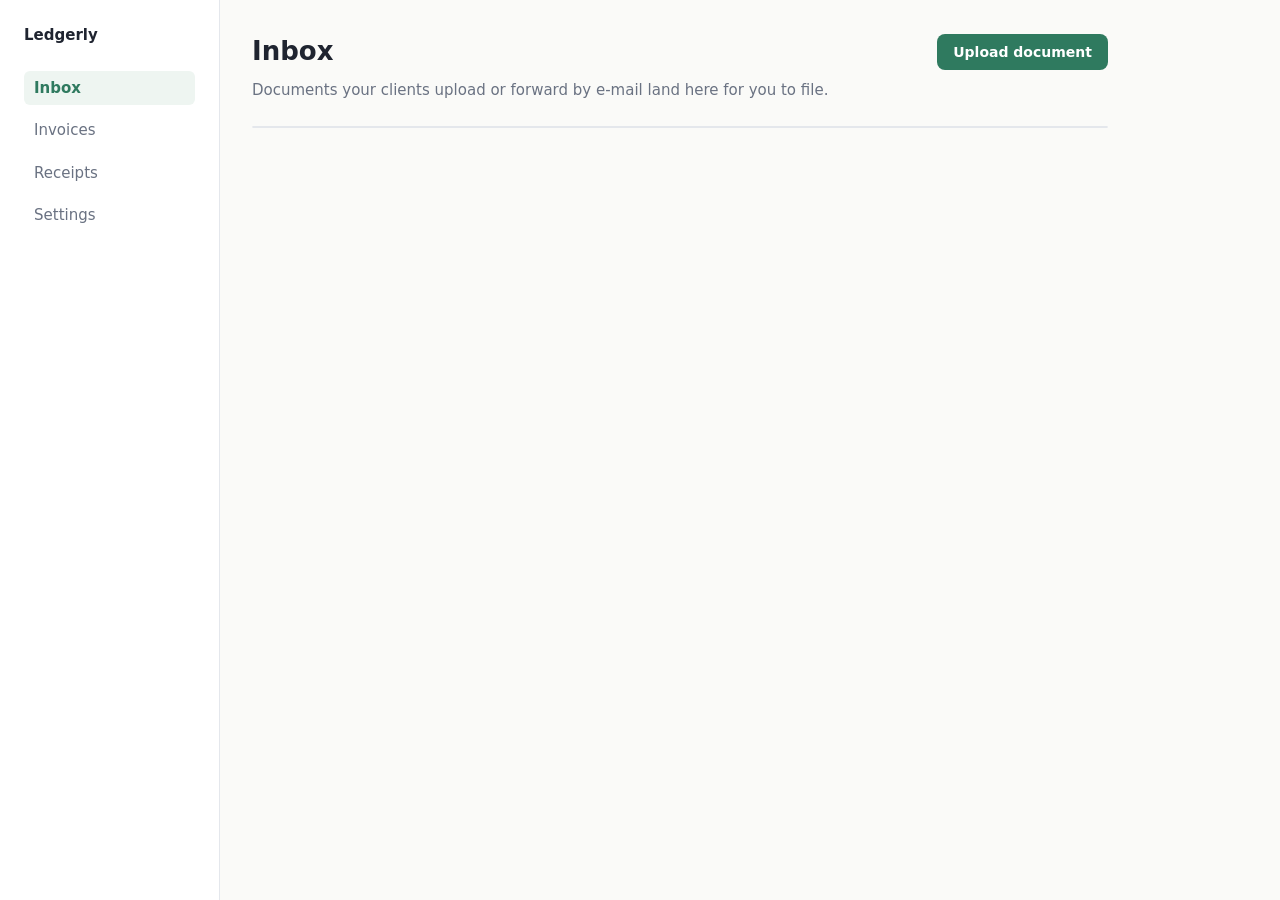
<file: plugins/workflow/skills/design-work/evals/empty-state-open-direction/files/index.html>
<!DOCTYPE html>
<html lang="en">
<head>
<meta charset="utf-8">
<meta name="viewport" content="width=device-width, initial-scale=1">
<title>Inbox</title>
<link rel="stylesheet" href="styles.css">
</head>
<body>
<aside class="side">
  <span class="brand">Ledgerly</span>
  <a class="nav active" href="#">Inbox</a>
  <a class="nav" href="#">Invoices</a>
  <a class="nav" href="#">Receipts</a>
  <a class="nav" href="#">Settings</a>
</aside>
<main>
  <header class="bar">
    <h1>Inbox</h1>
    <button class="primary">Upload document</button>
  </header>
  <p class="hint">Documents your clients upload or forward by e-mail land here for you to file.</p>
  <ul class="list" id="list"><!-- rendered by app.js --></ul>
</main>
<script src="app.js"></script>
</body>
</html>
</file>
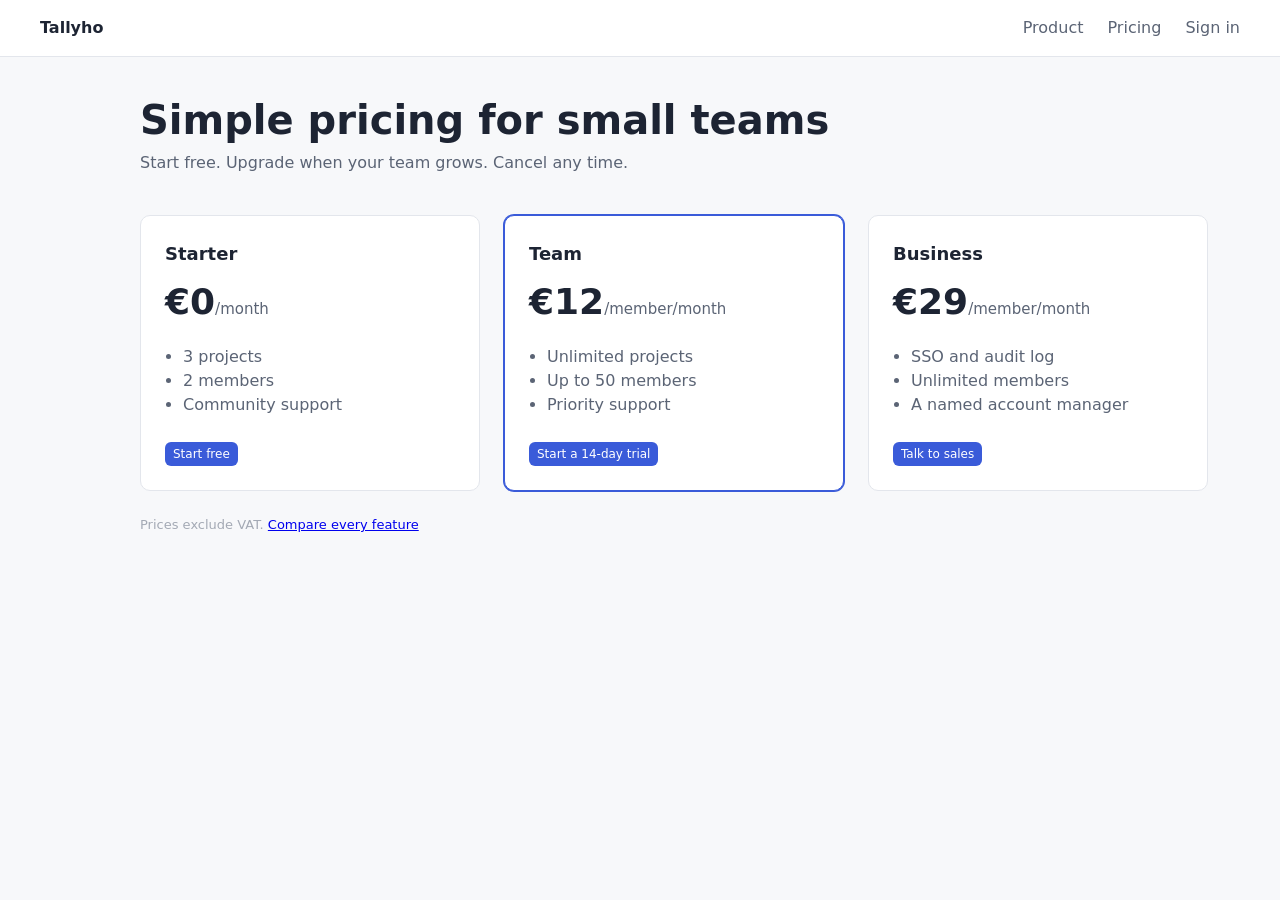
<file: plugins/workflow/skills/design-work/evals/fix-phone-overflow/files/index.html>
<!DOCTYPE html>
<html lang="en">
<head>
<meta charset="utf-8">
<meta name="viewport" content="width=device-width, initial-scale=1">
<title>Tallyho — pricing</title>
<link rel="stylesheet" href="styles.css">
</head>
<body>
<header class="top">
  <span class="brand">Tallyho</span>
  <nav><a href="#">Product</a><a href="#">Pricing</a><a href="#">Sign in</a></nav>
</header>
<main>
  <h1>Simple pricing for small teams</h1>
  <p class="lead">Start free. Upgrade when your team grows. Cancel any time.</p>
  <section class="plans">
    <article class="plan">
      <h2>Starter</h2>
      <p class="price">€0<span>/month</span></p>
      <ul><li>3 projects</li><li>2 members</li><li>Community support</li></ul>
      <a class="cta" href="#">Start free</a>
    </article>
    <article class="plan featured">
      <h2>Team</h2>
      <p class="price">€12<span>/member/month</span></p>
      <ul><li>Unlimited projects</li><li>Up to 50 members</li><li>Priority support</li></ul>
      <a class="cta" href="#">Start a 14-day trial</a>
    </article>
    <article class="plan">
      <h2>Business</h2>
      <p class="price">€29<span>/member/month</span></p>
      <ul><li>SSO and audit log</li><li>Unlimited members</li><li>A named account manager</li></ul>
      <a class="cta" href="#">Talk to sales</a>
    </article>
  </section>
  <p class="fine">Prices exclude VAT. <a href="#">Compare every feature</a></p>
</main>
</body>
</html>
</file>
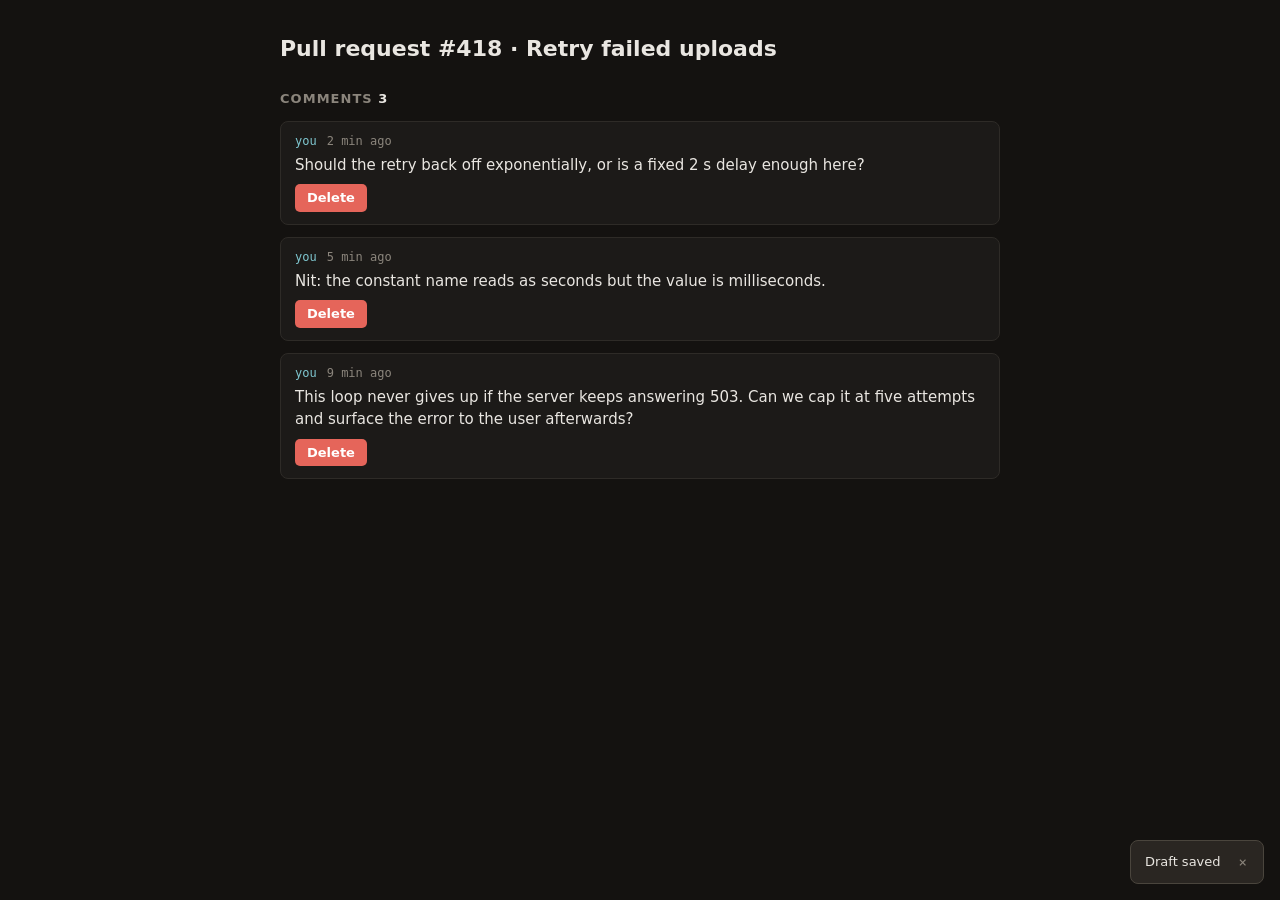
<file: plugins/workflow/skills/design-work/evals/icon-instead-of-word/files/index.html>
<!DOCTYPE html>
<html lang="en">
<head>
<meta charset="utf-8">
<meta name="viewport" content="width=device-width, initial-scale=1">
<title>Review — comments</title>
<link rel="stylesheet" href="styles.css">
</head>
<body>
<div class="toast" role="status">
  <span>Draft saved</span>
  <button class="toast-close" aria-label="Dismiss" title="Dismiss">×</button>
</div>
<main>
  <h1>Pull request #418 · Retry failed uploads</h1>
  <section class="comments">
    <h2>Comments <span class="count">3</span></h2>
    <article class="comment">
      <header><span class="who">you</span><time>2 min ago</time></header>
      <p>Should the retry back off exponentially, or is a fixed 2 s delay enough here?</p>
      <a class="delete" href="#">Delete</a>
    </article>
    <article class="comment">
      <header><span class="who">you</span><time>5 min ago</time></header>
      <p>Nit: the constant name reads as seconds but the value is milliseconds.</p>
      <a class="delete" href="#">Delete</a>
    </article>
    <article class="comment">
      <header><span class="who">you</span><time>9 min ago</time></header>
      <p>This loop never gives up if the server keeps answering 503. Can we cap it at five attempts and surface the error to the user afterwards?</p>
      <a class="delete" href="#">Delete</a>
    </article>
  </section>
</main>
</body>
</html>
</file>
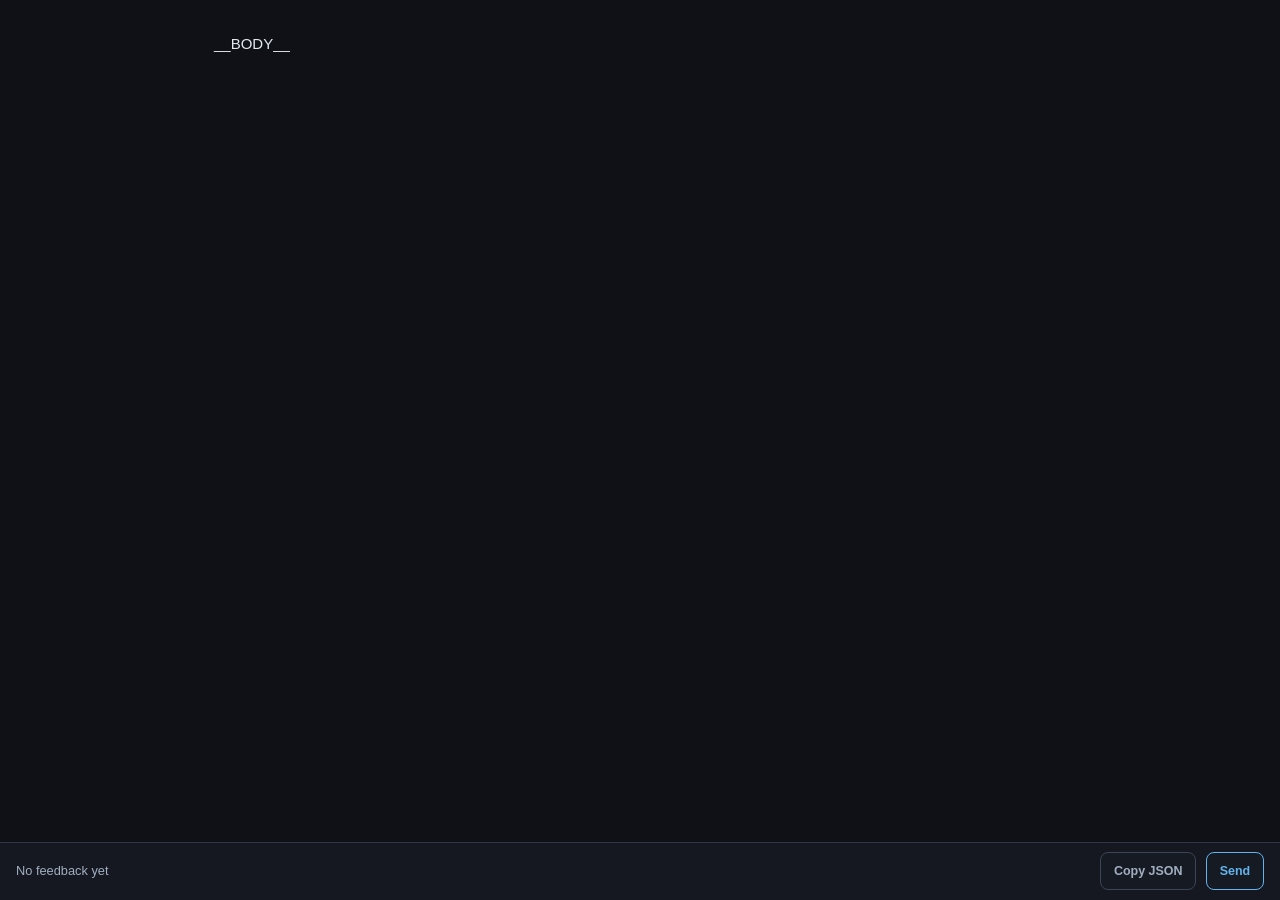
<file: plugins/describe/skills/changes/assets/template.html>
<!DOCTYPE html>
<html lang="en">
<head>
<meta charset="UTF-8" />
<meta name="viewport" content="width=device-width, initial-scale=1.0, viewport-fit=cover" />
<meta name="color-scheme" content="dark" />
<title>__TITLE__</title>
<style>
:root{
  --bg:#0f1117;--bg2:#161a23;--card:#1a202c;--line:#2d3748;--line2:#3b4556;
  --fg:#e2e8f0;--fg2:#a0aec0;--fg3:#718096;--mono:'SF Mono','Fira Code',Menlo,Consolas,monospace;
  --crit:#fc814a;--med:#f6ad55;--low:#68d391;--info:#63b3ed;--violet:#b794f4;
  --add:#2f855a;--del:#c53030;--radius:12px;
}
*,*::before,*::after{box-sizing:border-box;margin:0;padding:0}
html{-webkit-text-size-adjust:100%}
body{font-family:-apple-system,BlinkMacSystemFont,'Segoe UI',Roboto,sans-serif;background:var(--bg);color:var(--fg);line-height:1.55;padding:0 0 6rem;font-size:15px}
a{color:var(--info)}
code,.mono{font-family:var(--mono);font-size:.85em}
.page{max-width:900px;margin:0 auto;padding:1rem}
@media(min-width:700px){.page{padding:2rem 1.5rem}}
header.top{padding:.5rem 0 1rem;border-bottom:1px solid var(--line);margin-bottom:1.25rem}
header.top h1{font-size:1.3rem;font-weight:700;color:#f7fafc;line-height:1.3}
header.top .sub{font-size:.8rem;color:var(--fg3);font-family:var(--mono);margin-top:.3rem;word-break:break-all}
.chips{display:flex;flex-wrap:wrap;gap:.5rem;margin:.85rem 0 0}
.chip{display:inline-flex;align-items:center;gap:.4rem;padding:.3rem .7rem;border-radius:999px;font-size:.78rem;font-weight:600;background:var(--bg2);border:1px solid var(--line);color:var(--fg2)}
.chip b{color:var(--fg)}
.chip.crit{border-color:rgba(252,129,74,.4);color:var(--crit)}.chip.med{border-color:rgba(246,173,85,.35);color:var(--med)}.chip.low{border-color:rgba(104,211,145,.3);color:var(--low)}.chip.noise{border-color:rgba(183,148,244,.35);color:var(--violet)}
.dot{width:8px;height:8px;border-radius:50%;background:currentColor;flex-shrink:0}
section{margin:0 0 2rem}
section>h2{font-size:.72rem;font-weight:700;letter-spacing:.12em;text-transform:uppercase;color:var(--fg3);margin:0 0 .75rem;padding-bottom:.4rem;border-bottom:1px solid var(--line);display:flex;justify-content:space-between;align-items:center}
section>h2 .cnt{font-weight:500;letter-spacing:0;text-transform:none;font-size:.75rem}
/* Collapsible section. The twisty sits before the title and the whole h2 is the hit target, so it
   works on a phone without a precise tap. Body hidden via [hidden] on the wrapper, not display:none
   on children, so a re-render cannot leave half a section visible. */
section>h2.sec-t{cursor:pointer;user-select:none;-webkit-user-select:none}
section>h2.sec-t .tw{display:inline-block;width:.9em;margin-right:.35rem;color:var(--fg3);transition:transform .12s ease}
section>h2.sec-t[aria-expanded="false"] .tw{transform:rotate(-90deg)}
section>h2.sec-t:hover{color:var(--fg)}
section>h2.sec-t .lhs{display:flex;align-items:center;gap:0;min-width:0}
.card{background:var(--card);border:1px solid var(--line);border-radius:var(--radius);margin-bottom:.75rem;overflow:hidden}
.card.sev-critical{border-left:4px solid var(--crit)}.card.sev-medium{border-left:4px solid var(--med)}.card.sev-low{border-left:4px solid var(--low)}
.card-h{display:flex;align-items:flex-start;gap:.6rem;padding:.85rem 1rem;cursor:pointer;user-select:none;-webkit-tap-highlight-color:transparent}
.card-h:active{background:rgba(255,255,255,.03)}
/* A twisty turns in place. It needs a box of its own to do that: inline text rotates about the
   centre of however wide the glyph's box happens to be, so a caret that is also a flex item gets
   dragged around an arc. Fixed square + inline-block + explicit origin pins it. */
.tw{display:inline-block;flex:0 0 auto;width:1em;height:1em;line-height:1;text-align:center;color:var(--fg3);transform-origin:50% 50%;transition:transform .15s}
.card-h .tw{font-size:.8rem;margin-top:.2rem}
.card.open .card-h .tw{transform:rotate(90deg)}
.card-b{display:none;padding:0 1rem 1rem;border-top:1px solid var(--line)}
.card.open .card-b{display:block}
.card-b>*+*{margin-top:.8rem}
.pill{display:inline-block;font-family:var(--mono);font-size:.7rem;font-weight:700;padding:.1rem .45rem;border-radius:6px;letter-spacing:.04em;flex-shrink:0;margin-top:.15rem}
.pill.critical{background:rgba(252,129,74,.18);color:var(--crit)}.pill.medium{background:rgba(246,173,85,.16);color:var(--med)}.pill.low{background:rgba(104,211,145,.14);color:var(--low)}.pill.noise{background:rgba(183,148,244,.16);color:var(--violet)}.pill.phase{background:rgba(99,179,237,.16);color:var(--info)}
.title{font-weight:600;color:#f7fafc;flex:1;min-width:0}
.title small{display:block;font-weight:400;color:var(--fg3);font-size:.78rem;margin-top:.15rem;font-family:var(--mono);word-break:break-all}
.tags{display:flex;flex-wrap:wrap;gap:.35rem}
.tag{font-size:.68rem;padding:.12rem .5rem;border-radius:999px;background:var(--bg2);border:1px solid var(--line);color:var(--fg2)}
.kv{font-size:.9rem;color:var(--fg2)}.kv b{color:var(--fg);display:block;font-size:.72rem;text-transform:uppercase;letter-spacing:.08em;margin-bottom:.2rem}
/* "Since you last read this": the returning reader's section. Deliberately plain — it is a change
   log, not a finding, and must not compete with the severity cards below it. */
.delta .dl-g{margin:.1rem 0 .6rem}
.delta .dl-g:last-child{margin-bottom:0}
.delta .dl-g b{display:block;font-size:.72rem;text-transform:uppercase;letter-spacing:.06em;margin-bottom:.25rem;color:var(--fg2)}
.delta .dl-g b.dl-in{color:#7fd1a0}.delta .dl-g b.dl-out{color:var(--fg3)}.delta .dl-g b.dl-ch{color:#e0b050}
.delta ul{list-style:none;margin:0;padding:0;font-size:.85rem}
.delta li{padding:.15rem 0;display:flex;gap:.4rem;align-items:baseline;flex-wrap:wrap}
.delta .dim{color:var(--fg3)}
.delta .dl-more{margin-top:.7rem;border-top:1px solid var(--line);padding-top:.6rem;font-size:.85rem}
.delta .dl-more a{color:var(--info);text-decoration:none}
/* Snapshot picker on a delta page: which reading are we comparing against. */
.picker{display:flex;flex-wrap:wrap;gap:.4rem;align-items:center;margin-top:.75rem}
.picker .pl{font-size:.7rem;text-transform:uppercase;letter-spacing:.06em;color:var(--fg3)}
.picker a.pick{font-size:.75rem;text-decoration:none;color:var(--fg2);border:1px solid var(--line);padding:.28rem .6rem;border-radius:999px;white-space:nowrap}
.picker a.pick.on{border-color:var(--fg);color:var(--fg)}
.picker a.pick.full{color:var(--info);border-color:rgba(99,179,237,.4)}
.fnote{color:var(--fg3);font-size:.75rem;margin-bottom:.5rem}
.refs{list-style:none;margin:.1rem 0 0;padding:0;font-family:var(--mono);font-size:.78rem}
.refs li{padding:.12rem 0;word-break:break-all}
/* A citation opens like every other file name, and its ⧉ copies — the same pair a finding's own
   locator carries, side by side on one line. */
.refs li .fpath,.refs li .loc-plain{margin-right:.35rem}
.verify{background:rgba(99,179,237,.08);border:1px solid rgba(99,179,237,.25);border-radius:8px;padding:.7rem .85rem;font-size:.92rem}
.verify b{color:var(--info);display:block;font-size:.72rem;text-transform:uppercase;letter-spacing:.08em;margin-bottom:.25rem}
.loc{display:inline-flex;align-items:center;gap:.4rem;font-family:var(--mono);font-size:.78rem;color:var(--fg2);background:var(--bg2);border:1px solid var(--line);border-radius:6px;padding:.25rem .5rem;cursor:pointer;max-width:100%;word-break:break-all}
.loc:active{border-color:var(--info)}
/* Code lines are `white-space:pre`, so almost every diff is a HORIZONTAL scroller, and it must be
   horizontal ONLY. Two properties enforce that, and both are load-bearing in one axis each:

   `overflow-y:hidden` is stated rather than left to default. `overflow-x:auto` with `overflow-y`
   unset does NOT leave the y axis alone — CSS computes a `visible` axis to `auto` when the other
   axis is not `visible`, so the diff silently became a VERTICAL scroll container with zero vertical
   overflow, i.e. one permanently at both its top and bottom edge.

   `overscroll-behavior-x`, not the unqualified `overscroll-behavior`. Containing BOTH axes was the
   fix for a real defect — a sideways flick past the end of a diff used to page the document behind
   the sheet — but on the y axis it forbade the one thing that has to happen: a vertical wheel over
   a diff must CHAIN to `.sheet-b`, which is the element that actually scrolls. Combined with the
   computed `overflow-y:auto` above, every vertical gesture landing on a diff was swallowed at a
   boundary it was always already at, and the sheet would not scroll at all (measured: stuck at 7 of
   8 desktop viewport sizes; whether it moved depended on where the pointer happened to land).
   The page-behind case the blanket value was protecting is still covered, one level up:
   `.sheet-b` carries `overscroll-behavior:contain`, so the gesture stops at the sheet either way. */
.diff{background:#0b0e14;border:1px solid var(--line);border-radius:8px;overflow-x:auto;overflow-y:hidden;overscroll-behavior-x:contain;font-family:var(--mono);font-size:.76rem;line-height:1.45}
.diff .hh{color:var(--info);padding:.35rem .6rem;border-bottom:1px solid var(--line);background:var(--bg2);white-space:nowrap}
.diff .hh .hint{color:var(--fg3);margin-left:.6rem;font-size:.9em}
.diff pre{padding:.4rem 0;margin:0}
.diff .l{padding:0 .6rem;white-space:pre}
/* Added/deleted lines keep their BACKGROUND tint and hand the TEXT colour to the syntax tokens.
   The tint is what says "this changed"; a flat green/red wash over the code says it a second time
   at the cost of saying anything else — which is why every diff viewer that highlights keeps the
   tint and drops the wash. The line colour below is therefore the colour of what is NOT a token
   (punctuation, plain identifiers), and it is the same on added and context lines so that `const`
   does not read brighter on one than the other.

   Tokens are emitted server-side by scripts/highlight.py, so there is no CDN, nothing to fail when
   the page opens, and `file://` looks like the served page. A language the lexer does not model
   emits no spans at all and the line simply renders in these colours. */
.diff .l.a{background:rgba(47,133,90,.22);color:#cbd5e0}
.diff .l.d{background:rgba(197,48,48,.22);color:#cbd5e0}
.diff .l.c{color:#8a93a3}
.diff .l.c .hl-c,.diff .l.c .hl-s,.diff .l.c .hl-k,.diff .l.c .hl-n,.diff .l.c .hl-y,.diff .l.c .hl-fn{opacity:.75}
.hl-c{color:#5f708a;font-style:italic}
.hl-s{color:#9ae6b4}
.hl-k{color:#d6a4f7;font-weight:600}
.hl-n{color:#f6ad55}
.hl-y{color:#7cc4f5}
.hl-fn{color:#f0e4a8}
/* The line-number gutter is the per-line comment control. `user-select:none` is what keeps the
   older select-the-code-and-ask gesture intact — without it every copied snippet carries numbers.
   The 💬 is absolutely positioned INSIDE the gutter's own empty left half, so revealing it on hover
   cannot shift the code by a pixel (the lines are `white-space:pre`; any inline badge would). */
.diff .ln{display:inline-block;position:relative;width:3.6em;margin-right:.7rem;padding-right:.45rem;text-align:right;color:var(--fg3);border-right:1px solid var(--line);cursor:pointer;-webkit-user-select:none;user-select:none;-webkit-tap-highlight-color:transparent}
.diff .ln.off{cursor:default}
.diff .ln::before{content:"💬";position:absolute;left:.1em;top:0;opacity:0;transition:opacity .1s}
.diff .l:hover .ln::before,.diff .ln:focus::before{opacity:.7}
.diff .ln:hover,.diff .ln:focus{color:var(--info);outline:none}
.diff .ln.off::before{content:none}
.diff .l.has-c{box-shadow:inset 3px 0 0 var(--info)}
.diff .l.has-c .ln{color:var(--info);font-weight:700}
.diff .l.has-c .ln::before{opacity:1}
/* File status on every file reference — phase lists, view chips, "Everything else" rows, folds,
   finding locators, the sheet title — in the four colours the map legend already uses. Colour never
   stands alone: a glyph carries the same fact for anyone who cannot tell the hues apart. */
:root{--st-add:#68d391;--st-mod:#f6ad55;--st-del:#fc8181;--st-mov:#63b3ed}
/* Element + attribute, because `button.fpath` and `.fchip` set their own colour later in this sheet
   and a bare attribute selector loses to both. The path chip keeps its ⟨/⟩ behind the status glyph. */
button.fpath[data-st=added],.fchip[data-st=added],.rp[data-st=added],.loc[data-st=added],#sheet-t[data-st=added],.stleg i[data-st=added]{color:var(--st-add)}
button.fpath[data-st=modified],.fchip[data-st=modified],.rp[data-st=modified],.loc[data-st=modified],#sheet-t[data-st=modified],.stleg i[data-st=modified]{color:var(--st-mod)}
button.fpath[data-st=deleted],.fchip[data-st=deleted],.rp[data-st=deleted],.loc[data-st=deleted],#sheet-t[data-st=deleted],.stleg i[data-st=deleted]{color:var(--st-del)}
button.fpath[data-st=moved],.fchip[data-st=moved],.rp[data-st=moved],.loc[data-st=moved],#sheet-t[data-st=moved],.stleg i[data-st=moved]{color:var(--st-mov)}
button.fpath[data-st]::before{color:inherit}
button.fpath[data-st=added]::before{content:"+ ⟨/⟩ "}button.fpath[data-st=modified]::before{content:"~ ⟨/⟩ "}button.fpath[data-st=deleted]::before{content:"− ⟨/⟩ "}button.fpath[data-st=moved]::before{content:"→ ⟨/⟩ "}
.fchip[data-st]::before,.rp[data-st]::before,.loc[data-st]::before,#sheet-t[data-st]::before,.stleg i[data-st]::before{font-weight:700;margin-right:.3em}
.fchip[data-st=added]::before,.rp[data-st=added]::before,.loc[data-st=added]::before,#sheet-t[data-st=added]::before,.stleg i[data-st=added]::before{content:"+"}
.fchip[data-st=modified]::before,.rp[data-st=modified]::before,.loc[data-st=modified]::before,#sheet-t[data-st=modified]::before,.stleg i[data-st=modified]::before{content:"~"}
.fchip[data-st=deleted]::before,.rp[data-st=deleted]::before,.loc[data-st=deleted]::before,#sheet-t[data-st=deleted]::before,.stleg i[data-st=deleted]::before{content:"−"}
.fchip[data-st=moved]::before,.rp[data-st=moved]::before,.loc[data-st=moved]::before,#sheet-t[data-st=moved]::before,.stleg i[data-st=moved]::before{content:"→"}
.stleg{display:flex;flex-wrap:wrap;gap:.9rem;font-size:.72rem;color:var(--fg3);margin:.35rem 0 .6rem}
.stleg i{font-style:normal}
/* A comment left on prose: a faint mark on the exact words plus a superscript link to its thread.
   Reading is never blocked — no popover, no layout shift; the mark is the only trace until the
   reader follows it. Diff lines carry their own marker in the gutter (has-c) instead. */
mark.dc-noted{background:rgba(99,179,237,.16);color:inherit;border-bottom:1px dotted var(--info);border-radius:2px;padding:0;cursor:pointer}
mark.dc-noted:hover{background:rgba(99,179,237,.3)}
mark.dc-noted[data-last]::after{content:'💬';font-size:.62em;vertical-align:super;margin-left:.15em;opacity:.85}
.thread.flash{outline:2px solid var(--info);outline-offset:2px}
details.more summary{cursor:pointer;color:var(--fg2);font-size:.85rem;padding:.3rem 0}
.fb{display:flex;flex-wrap:wrap;gap:.4rem;padding-top:.2rem}
.fb button,.btn{font:inherit;font-size:.78rem;font-weight:600;padding:.5rem .8rem;border-radius:8px;border:1px solid var(--line2);background:var(--bg2);color:var(--fg2);cursor:pointer;min-height:38px;-webkit-tap-highlight-color:transparent}
.fb button.on{border-color:var(--info);color:var(--info);background:rgba(99,179,237,.12)}
.fb button.on.danger{border-color:var(--crit);color:var(--crit);background:rgba(252,129,74,.12)}
.fb textarea{width:100%;font:inherit;font-size:.85rem;background:var(--bg2);color:var(--fg);border:1px solid var(--line2);border-radius:8px;padding:.5rem .7rem;min-height:44px;resize:vertical}
.narr{font-size:.95rem;color:var(--fg2)}.narr strong{color:var(--fg)}
/* "Asked for" lede — deliberately subordinate to the summary: the reviewer reads what CHANGED
   first and drops to the ask only to judge one against the other. One line, never a paragraph. */
.lede{font-size:.82rem;color:var(--fg3);border-left:2px solid var(--line2);padding-left:.6rem;margin-bottom:.75rem}
.lede b{display:block;font-size:.68rem;letter-spacing:.06em;text-transform:uppercase;margin-bottom:.15rem;color:var(--fg3)}
/* Confession — a scannable list, not a wall. Each point is one line; its detail hides behind it. */
.conf{margin-top:.9rem;border-top:1px solid var(--line);padding-top:.7rem}
.conf>b{display:block;font-size:.68rem;letter-spacing:.06em;text-transform:uppercase;color:var(--fg3);margin-bottom:.3rem}
.conf ul{margin:0;padding-left:1.1rem}
.conf li{font-size:.9rem;color:var(--fg2);margin:.32rem 0}
.conf li summary{cursor:pointer;list-style:none}
.conf li summary::-webkit-details-marker{display:none}
.conf li summary::after{content:" ⌄";color:var(--fg3);font-size:.78rem}
.conf li details[open] summary::after{content:" ⌃"}
.conf li .d{margin:.35rem 0 .55rem;font-size:.85rem;color:var(--fg3);border-left:2px solid var(--line2);padding-left:.6rem}
.files{display:flex;flex-wrap:wrap;gap:.35rem;margin-top:.5rem}
.files span,button.fpath{font-family:var(--mono);font-size:.7rem;padding:.15rem .45rem;background:var(--bg2);border:1px solid var(--line);border-radius:5px;color:var(--fg2);word-break:break-all}
/* A file path that is in the diff opens it; one that is not renders as a plain span instead, so a
   control never does nothing when clicked. The FULL path shows, never the basename — sibling
   features routinely ship two `actions.ts` or two `membership.ts`, indistinguishable by basename.
   Styled globally rather than under `.files`: these appear in phases, the uncommitted list and the
   folded-noise lists alike, and all three should look and behave the same. */
button.fpath{cursor:pointer;text-align:left;line-height:1.45;-webkit-tap-highlight-color:transparent}
button.fpath::before{content:"⟨/⟩ ";color:var(--fg3)}
button.fpath:hover{border-color:var(--line2);color:var(--fg)}
button.fpath:active{border-color:var(--info)}
.fold li button.fpath,.fold li span{margin:.1rem 0}
.legend{display:flex;flex-wrap:wrap;gap:.6rem;font-size:.75rem;color:var(--fg2);margin:.5rem 0}
/* ---- How to check ---- */
.pill.check{background:rgba(99,179,237,.16);color:var(--info)}
.ck-bar{display:flex;flex-wrap:wrap;gap:.5rem;align-items:center;margin-bottom:.5rem}
.ck-bar label{font-size:.75rem;color:var(--fg2)}
.ck-bar input{flex:1;min-width:12rem;font:inherit;font-family:var(--mono);font-size:.78rem;background:var(--bg2);color:var(--fg);border:1px solid var(--line2);border-radius:8px;padding:.5rem .6rem;min-height:38px}
.ck-warn{font-size:.78rem;color:var(--fg2);border-left:2px solid var(--warn,#d69e2e);padding-left:.6rem;margin-bottom:.8rem}
.ck-where{font-family:var(--mono);font-size:.75rem;color:var(--info);word-break:break-all;margin-bottom:.5rem}
.ck-steps{margin:.2rem 0 .6rem;padding-left:1.15rem;font-size:.9rem;color:var(--fg2)}
.ck-steps li{margin:.28rem 0}
.ck-cov{margin-top:.5rem;font-size:.75rem;color:var(--fg3)}
.ck-api{margin-top:.7rem;border-top:1px solid var(--line);padding-top:.6rem}
.ck-req{display:flex;gap:.5rem;align-items:center;flex-wrap:wrap;font-family:var(--mono);font-size:.8rem}
.ck-req code{word-break:break-all;color:var(--fg)}
.ck-req .m{font-size:.68rem;font-weight:700;letter-spacing:.04em;padding:.15rem .4rem;border-radius:5px;background:var(--bg2);border:1px solid var(--line2);color:var(--fg2)}
.ck-req .m-get{color:#68d391;border-color:#2f855a}.ck-req .m-post{color:#f6ad55;border-color:#b7791f}
.ck-req .m-put,.ck-req .m-patch{color:#63b3ed;border-color:#2b6cb0}.ck-req .m-delete{color:#fc8181;border-color:#c53030}
.ck-note{font-size:.78rem;color:var(--fg3);margin:.35rem 0}
.ck-out{margin-top:.5rem}
.ck-out .st{font-family:var(--mono);font-size:.75rem;margin-bottom:.35rem}
.ck-out .ok{color:#68d391}.ck-out .bad{color:#fc8181}
.ck-out pre{background:var(--bg2);border:1px solid var(--line);border-radius:8px;padding:.6rem;overflow:auto;max-height:16rem;font-family:var(--mono);font-size:.72rem;color:var(--fg2);white-space:pre-wrap;word-break:break-all}
/* Verified tick — a real checkbox, sized for a thumb, in the header so a card can be ticked without
   being expanded. 44px of tap target with an 18px box drawn inside it. */
.ck-done{display:inline-flex;align-items:center;justify-content:center;width:44px;height:44px;margin:-.6rem 0 -.6rem -.5rem;flex-shrink:0;cursor:pointer;-webkit-tap-highlight-color:transparent}
.ck-done input{position:absolute;opacity:0;width:0;height:0}
.ck-done span{width:18px;height:18px;border:1.5px solid var(--line2);border-radius:5px;background:var(--bg2);display:block;position:relative;transition:background .12s,border-color .12s}
.ck-done input:checked+span{background:#2f855a;border-color:#2f855a}
.ck-done input:checked+span::after{content:"✓";position:absolute;inset:0;color:#fff;font-size:.72rem;line-height:18px;text-align:center}
.ck-done input:focus-visible+span{outline:2px solid var(--info);outline-offset:2px}
.card.ck.done{opacity:.62}
.card.ck.done .card-h .title{text-decoration:line-through;text-decoration-color:var(--fg3)}
.ck-mark{margin-top:.7rem;border-top:1px solid var(--line);padding-top:.6rem}
.ck-mark textarea{width:100%;font:inherit;font-size:.85rem;background:var(--bg2);color:var(--fg);border:1px solid var(--line2);border-radius:8px;padding:.5rem .7rem;min-height:44px;resize:vertical}
.ck-mark textarea.has{border-color:var(--crit)}
.legend i{display:inline-block;width:12px;height:12px;border-radius:3px;margin-right:.3rem;vertical-align:-2px}
/* user-select:none is DEFENSIVE, not a fix for an observed bug: a drag across the labels was
   probed in Chromium and selected nothing, because setPointerCapture suppresses the selection
   default there. That is an engine side-effect, not a guarantee, and the map is a drag surface
   where selecting a label is never the intent -- so the property states it outright. */
/* Kept in step with MIN_H/MAX_H in initMap, which writes an INLINE height once an SVG exists and
   therefore wins over this rule. This clamp is what the box gets before that runs, so a mismatch
   shows as the canvas resizing on load. */
.map{position:relative;background:#0b0e14;border:1px solid var(--line);border-radius:var(--radius);overflow:hidden;height:clamp(480px,72vh,900px);touch-action:none;cursor:grab;-webkit-user-select:none;user-select:none}
.map:focus-visible{outline:2px solid var(--info);outline-offset:2px}
.map.grabbing{cursor:grabbing}
.map.static{height:auto;padding:.5rem;overflow:auto;cursor:default;touch-action:auto}
.map-stage{position:absolute;top:0;left:0;transform-origin:0 0;will-change:transform}
.map-stage svg{max-width:none!important;height:auto;display:block}
.map-tools{display:flex;align-items:center;justify-content:flex-end;gap:.35rem;margin:.4rem 0;flex-wrap:wrap}
.map-tools .btn{padding:.4rem .7rem;min-width:38px}
.map-hint{margin-right:auto;color:var(--fg3);font-size:.72rem}
@media (max-width:560px){.map-hint{display:none}}
.map-pct{color:var(--fg2);font-size:.75rem;font-family:var(--mono);min-width:3.2em;text-align:right}
.map-list{font-size:.85rem;color:var(--fg2);font-family:var(--mono);line-height:1.7}
.map-list .ch-added{color:var(--low)}.map-list .ch-removed{color:var(--crit);text-decoration:line-through}.map-list .ch-modified{color:var(--med)}.map-list .ch-moved,.map-list .ch-renamed,.map-list .ch-split{color:var(--info)}
.fold .card-h .title{font-weight:500}
.fold ul{list-style:none;font-family:var(--mono);font-size:.78rem;color:var(--fg2)}
.fold li{padding:.3rem 0;border-bottom:1px dashed var(--line);word-break:break-all}
.fold li ul{margin:.3rem 0 0 1rem}.fold li ul li{border:0;padding:.12rem 0;color:var(--fg3)}
/* Prop-threading flow: an indented tree, drawn with box characters so it needs no layout engine
   and survives a collapsed card, no-CDN and print. Every file node is still a button. */
.fold .fnote{color:var(--fg3);font-size:.72rem;padding:.15rem 0 .1rem}
.fold .flow{margin:.35rem 0 .1rem;overflow-x:auto}
.fold .flow .frow{display:flex;align-items:baseline;gap:0;white-space:nowrap;padding:.08rem 0}
.fold .flow .ftree{color:var(--fg3);white-space:pre}
.fold .flow .dim{color:var(--fg3)}
.fold .flow button.fpath{margin:0}
.unrev{font-family:var(--mono);font-size:.8rem}
.unrev .row{display:flex;align-items:center;gap:.5rem;padding:.45rem 0;border-bottom:1px dashed var(--line)}
/* Only the PATH grows. This used to be `.row span{flex:1}`, which also matched the caret — a
   `<span>` — so the twisty took an equal share of the row: a wide empty column on the left, the
   path crushed into what was left, worst on a phone. It also caused the caret to swing in an arc
   rather than turn: rotating a stretched box about its own centre moves the glyph with it. */
.unrev .row .rp{flex:1;word-break:break-all}
.unrev .row button{font:inherit;font-size:.7rem;padding:.35rem .55rem;border-radius:6px;border:1px solid var(--line2);background:var(--bg2);color:var(--fg2);min-height:34px}
.unrev .row button.on{border-color:var(--crit);color:var(--crit)}
.unrev .row .rp[data-open]{cursor:pointer;user-select:none;-webkit-tap-highlight-color:transparent}
.unrev h3.area{font-size:.7rem;font-weight:600;letter-spacing:.08em;text-transform:uppercase;color:var(--fg3);margin:1.1rem 0 .2rem}
.unrev h3.area .cnt{font-weight:400;letter-spacing:0;text-transform:none}
.unrev .area-empty{padding:.2rem 0 .4rem;font-size:.8rem}
/* DB schema package — one finding that owns the whole database change. The reasons carry the
   alarm; the sidecar of migration files is deliberately MUTED and smaller than the headline, with
   no per-file severity and no per-file colour: the only per-file signal is whether a one-line
   summary sits under the filename. Files that carry one are a shade less muted than bare ones. */
.dbtag{display:inline-block;font-family:inherit;font-size:.66rem;font-weight:700;letter-spacing:.05em;text-transform:uppercase;color:var(--info);border:1px solid rgba(99,179,237,.4);border-radius:5px;padding:.05rem .4rem;margin-right:.45rem;vertical-align:1px}
.dbp{font-size:.9rem;color:var(--fg2)}
.dbp>b{color:var(--fg);display:block;font-size:.72rem;text-transform:uppercase;letter-spacing:.08em;margin-bottom:.35rem}
.dbp-rs{list-style:none;margin:0;padding:0}
.dbp-rs>li+li{margin-top:.55rem;padding-top:.55rem;border-top:1px dashed var(--line)}
.dbp-r .pill{margin-right:.45rem;text-transform:uppercase}
.dbp-k{font-weight:600;color:var(--fg)}
.dbp-q{margin-top:.25rem;color:var(--fg);font-size:.92rem}
.dbp-d{margin-top:.2rem;font-size:.85rem;color:var(--fg2)}
.dbp-by{margin-top:.2rem;font-size:.75rem;color:var(--fg3)}
/* No rule above it, and tight to the ⧉ locator: the headline file and its migrations are ONE
   group of files. A horizontal border between them reads as a section break, and the reader stops
   seeing the migrations as belonging to the schema. */
.sidecar{margin-top:.2rem;font-size:.78rem;color:var(--fg3)}
.sidecar summary{cursor:pointer;color:var(--fg3);font-size:.78rem;padding:.15rem 0}
.sidecar summary:hover{color:var(--fg2)}
.sidecar-empty{color:var(--fg2);font-style:italic}
.sc-l{margin:.35rem 0 0;padding-left:1.4rem;font-family:var(--mono)}
.sc-l li{margin:.25rem 0;opacity:.72}
.sc-l li.ann{opacity:.9}
.sc-l button.fpath{font-size:.68rem;padding:.1rem .4rem;opacity:1}
.sc-note{font-family:-apple-system,BlinkMacSystemFont,'Segoe UI',Roboto,sans-serif;font-size:.74rem;color:var(--fg2);margin:.1rem 0 0 .1rem}
.unrev .row .tw{font-size:.7rem}
.unrev .row.open .tw{transform:rotate(90deg)}
.unrev .row .rp{word-break:break-all}
.unrev .row.open{position:sticky;top:0;background:rgba(15,17,23,.96);z-index:4}
.filter{position:sticky;top:0;z-index:5;background:rgba(15,17,23,.92);backdrop-filter:blur(8px);-webkit-backdrop-filter:blur(8px);padding:.6rem 0;margin:-.25rem 0 .75rem;display:flex;gap:.4rem;overflow-x:auto;scrollbar-width:none}
.filter::-webkit-scrollbar{display:none}
.filter button{font:inherit;font-size:.78rem;font-weight:600;padding:.45rem .8rem;border-radius:999px;border:1px solid var(--line2);background:var(--bg2);color:var(--fg2);white-space:nowrap;min-height:36px}
.filter button.on{border-color:var(--fg);color:var(--fg)}
.hidden{display:none!important}
.footer{position:fixed;left:0;right:0;bottom:0;z-index:9;background:rgba(22,26,35,.96);border-top:1px solid var(--line);padding:.6rem 1rem calc(.6rem + env(safe-area-inset-bottom));display:flex;align-items:center;gap:.6rem;font-size:.8rem;color:var(--fg2)}
.footer .st{flex:1;min-width:0;overflow:hidden;text-overflow:ellipsis;white-space:nowrap}
.footer .btn.primary{border-color:var(--info);color:var(--info)}
/* Undelivered feedback is the one state worth shouting about: the reader's note is safe in
   localStorage but Claude has not seen it, and they cannot tell the difference by looking. */
.footer.warn{background:rgba(90,26,26,.97);border-top-color:var(--crit)}
.footer .st.bad{color:#ffd9cc;font-weight:700;white-space:normal}
.footer .btn.danger{border-color:var(--crit);color:var(--crit);background:rgba(252,129,74,.14)}
.toast{position:fixed;left:50%;bottom:5rem;transform:translateX(-50%);background:#2a3340;color:var(--fg);padding:.5rem .9rem;border-radius:8px;font-size:.8rem;opacity:0;transition:opacity .2s;pointer-events:none;z-index:20}
.toast.show{opacity:1}
.empty{color:var(--fg3);font-size:.9rem;padding:.5rem 0}
/* A file whose every hunk was folded still opens to its diff — the banner says why it was not
   worth your attention, and the code below it lets you disagree. Sticky, because the reason has to
   survive scrolling through the thing it is a caveat about.
   AMBER, not grey: grey is this page's colour for de-emphasis, so a grey caveat drawn above grey
   context lines was read straight past — reported as "not visible". `--med` is the same amber an
   open thread uses, which is the register this is in (something is pending your judgement); the
   blue of --info would have collided with the comment marks in the gutter right beneath it. */
.foldnote{position:sticky;top:0;z-index:2;background:rgba(246,173,85,.12);border-left:3px solid var(--med);
  color:var(--fg);font-size:.84rem;padding:.55rem .7rem;margin:0 0 .5rem;border-radius:0 4px 4px 0}
.foldnote b{color:var(--med);font-weight:700}
/* A cited file the change does not touch: the lines as they are on disk, the cited ones marked.
   Blue, not the fold's amber — nothing here is pending judgement, it is the evidence a finding
   points at. */
.srcnote{position:sticky;top:0;z-index:2;background:rgba(99,179,237,.12);border-left:3px solid var(--info);
  color:var(--fg);font-size:.84rem;padding:.55rem .7rem;margin:0 0 .5rem;border-radius:0 4px 4px 0}
.srcnote b{color:var(--info);font-weight:700}
.diff .l.c.cited{background:rgba(99,179,237,.16);color:#cbd5e0}
/* The code is collapsed behind this, not deleted: the whole claim is that it is not worth the
   reader's attention, so opening the file should not answer with a screen of it. The summary is
   the disagree button. */
.foldcode{margin:0}
.foldcode>summary{cursor:pointer;list-style:none;display:inline-flex;align-items:center;gap:.4rem;
  font-size:.78rem;font-weight:600;color:var(--fg2);background:var(--bg2);border:1px solid var(--line2);
  border-radius:999px;padding:.3rem .75rem;margin-bottom:.5rem}
.foldcode>summary::-webkit-details-marker{display:none}
.foldcode>summary::before{content:"▸";color:var(--med);font-weight:700}
.foldcode[open]>summary::before{content:"▾"}
.foldcode>summary:hover{color:var(--fg);border-color:var(--med)}
/* Both sit ABOVE the file sheet (51). Most code in this report is read inside that sheet, so a
   popup underneath it means a comment started on a diff cannot be typed or sent — the button
   appears, the popup opens behind the sheet, and the reader is left tapping a dead panel.
   `position:fixed` for the same reason: the sheet is a fixed, independently-scrolled box, and a
   button placed in PAGE coordinates lands nowhere near the selection it belongs to. */
.ask-btn{position:fixed;z-index:60;display:none;font:inherit;font-size:.78rem;font-weight:700;padding:.4rem .7rem;border-radius:999px;border:1px solid var(--info);background:#16202c;color:var(--info);box-shadow:0 4px 16px rgba(0,0,0,.4);cursor:pointer}
.ask-btn.show{display:block}
.ask-pop{position:fixed;left:0;right:0;bottom:0;z-index:61;background:var(--bg2);border-top:1px solid var(--line2);padding:.9rem 1rem calc(1rem + env(safe-area-inset-bottom));display:none;box-shadow:0 -8px 30px rgba(0,0,0,.5)}
.ask-pop.show{display:block}
@media(min-width:700px){.ask-pop{left:50%;right:auto;bottom:4rem;transform:translateX(-50%);width:560px;border:1px solid var(--line2);border-radius:var(--radius)}}
.ask-pop .q{font-family:var(--mono);font-size:.8rem;color:var(--info);background:rgba(99,179,237,.08);border-left:3px solid var(--info);padding:.35rem .6rem;margin-bottom:.6rem;word-break:break-word;max-height:4.5rem;overflow:auto;overscroll-behavior:contain}
/* What is ALREADY on the line you tapped. The gutter mark (has-c) says a comment is there, which
   invites exactly one question — "what did I say?" — and until this the popup answered it by
   offering a blank box, so the only way to read your own note was to leave the diff for
   Conversation and find it by eye. Read-only here on purpose: replying belongs to the thread,
   which the ⧉ button opens. */
.ask-pop .prev{display:none;margin-bottom:.6rem;max-height:9rem;overflow:auto;overscroll-behavior:contain}
.ask-pop .prev.show{display:block}
.ask-pop .prev .pv{border-left:3px solid var(--med);background:rgba(246,173,85,.07);padding:.35rem .6rem;margin-bottom:.35rem;border-radius:0 4px 4px 0}
.ask-pop .prev .pv p{margin:0 0 .25rem;font-size:.84rem;color:var(--fg);white-space:pre-wrap;word-break:break-word}
.ask-pop .prev .pv .who{font-size:.68rem;font-weight:700;color:var(--fg3);text-transform:uppercase;letter-spacing:.04em}
.ask-pop .prev .pv .go{font:inherit;font-size:.72rem;padding:.2rem .5rem;border-radius:999px;border:1px solid var(--line2);background:var(--bg);color:var(--fg2);cursor:pointer}
.ask-pop .chips{display:flex;flex-wrap:wrap;gap:.4rem;margin-bottom:.6rem}
.ask-pop .chips button{font:inherit;font-size:.75rem;padding:.35rem .6rem;border-radius:999px;border:1px solid var(--line2);background:var(--bg);color:var(--fg2);cursor:pointer}
.ask-pop textarea{width:100%;font:inherit;font-size:.9rem;background:var(--bg);color:var(--fg);border:1px solid var(--line2);border-radius:8px;padding:.55rem .7rem;min-height:64px;resize:vertical}
.ask-pop .row{display:flex;gap:.5rem;justify-content:flex-end;margin-top:.5rem}
/* Provenance — who raised a finding, when two independent passes ran. Deliberately quiet: it
   qualifies the finding, it is not a second severity. */
.prov{display:inline-block;font-size:.66rem;font-weight:700;letter-spacing:.05em;text-transform:uppercase;padding:.12rem .45rem;border-radius:5px;border:1px solid var(--line2);color:var(--fg2);margin-top:.5rem}
.prov-fresh{border-color:var(--info);color:var(--info)}
.prov-both{border-color:var(--low);color:var(--low)}
.prov-author{border-color:var(--line2);color:var(--fg3)}
/* Two readings — the disagreement between the passes, which a merged list would destroy. */
.tr-g{margin:.1rem 0 .9rem}
.tr-g:last-child{margin-bottom:0}
.tr-g b{display:block;font-size:.72rem;text-transform:uppercase;letter-spacing:.06em;margin-bottom:.25rem}
.tr-g b.tr-blind{color:var(--crit)}.tr-g b.tr-open{color:var(--med)}.tr-g b.tr-agree{color:var(--low)}
.tr-g ul{margin:.35rem 0 0;padding-left:1.1rem}
.tr-g li{margin:.2rem 0;font-size:.92rem}
.tr-g .empty{padding:0 0 .2rem}
.tloc{cursor:pointer;text-decoration:underline;text-decoration-style:dotted;text-underline-offset:2px}
.tloc:hover,.tloc:focus-visible{color:var(--fg)}
.floc{display:flex;align-items:center;gap:.35rem;flex-wrap:wrap;margin:.1rem 0 .3rem}
.floc .fpath{max-width:100%;word-break:break-all;text-align:left}
.loc.cp{padding:.25rem .45rem;flex:none}
.loc-plain{font-family:var(--mono);font-size:.75rem;color:var(--fg3)}
.thread{background:var(--card);border:1px solid var(--line);border-radius:var(--radius);padding:.85rem 1rem;margin-bottom:.75rem}
.thread .anchor{font-family:var(--mono);font-size:.75rem;color:var(--info);word-break:break-word}
.thread .anchor small{color:var(--fg3)}
.thread .ctext{margin:.4rem 0;font-size:.95rem}
.thread .ans{margin-top:.6rem;padding:.6rem .8rem;background:rgba(104,211,145,.07);border-left:3px solid var(--low);border-radius:6px;font-size:.92rem;color:var(--fg)}
.thread .ans b{display:block;font-size:.7rem;text-transform:uppercase;letter-spacing:.08em;color:var(--low);margin-bottom:.25rem}
.thread .ans p+p{margin-top:.45rem}
.thread .ans code{background:var(--bg2);padding:0 .3em;border-radius:4px}
.thread .st{font-size:.72rem;color:var(--fg3);margin-top:.3rem}
.howto{display:flex;gap:.6rem;align-items:flex-start;background:var(--bg2);border:1px solid var(--line);border-left:3px solid var(--info);border-radius:var(--radius);padding:.55rem .8rem;margin:0 0 1rem;font-size:.82rem;color:var(--fg2);line-height:1.5}
.howto b{color:var(--fg)}
.howto button{flex:0 0 auto;background:none;border:0;color:var(--fg3);font-size:.9rem;cursor:pointer;padding:0 .2rem;line-height:1.5}
.howto.hidden{display:none}
.thread .rply{margin-top:.6rem;padding:.6rem .8rem;background:var(--bg2);border-left:3px solid var(--info);border-radius:6px;font-size:.92rem}
.thread .rply b{display:block;font-size:.7rem;text-transform:uppercase;letter-spacing:.08em;color:var(--info);margin-bottom:.25rem}
.thread .rbox{display:flex;gap:.4rem;margin-top:.5rem}
.thread .rin{flex:1;min-width:0;background:var(--bg2);color:var(--fg);border:1px solid var(--line);border-radius:6px;padding:.45rem .6rem;font:inherit;font-size:.88rem;resize:vertical}
.thread .rsend{background:var(--info);color:#04121f;border:0;border-radius:6px;padding:.45rem .9rem;font-weight:700;font-size:.82rem;cursor:pointer}
.thread .rsend:disabled{opacity:.45;cursor:default}
.thread .st.open{color:var(--med)}
/* views toolset */
.chg{font-size:.62rem;font-weight:700;letter-spacing:.06em;text-transform:uppercase;padding:.1rem .4rem;border-radius:4px;margin-left:.4rem;vertical-align:middle}
.chg-added{background:#1f5a3a;color:#c6f6d5}.chg-modified{background:#6b4a12;color:#fefcbf}.chg-removed{background:#6b1f1f;color:#fed7d7}.chg-moved,.chg-renamed{background:#1f3f6b;color:#bee3f8}.chg-split{background:#3b2a6b;color:#e9d8fd}
.fchip{font:inherit;font-family:var(--mono);font-size:.68rem;margin-left:.45rem;padding:.12rem .45rem;border-radius:5px;border:1px solid var(--line2);background:var(--bg);color:var(--info);cursor:pointer;vertical-align:middle;max-width:100%;overflow:hidden;text-overflow:ellipsis;white-space:nowrap}
.fchip:active{border-color:var(--info)}
.screen{background:#0b0e14;border:1px solid var(--line);border-radius:var(--radius);padding:.6rem;overflow-x:auto}
.scr{border:1.5px solid var(--line2);border-radius:9px;padding:.5rem .6rem;margin:.4rem 0;background:rgba(255,255,255,.02)}
.scr>.scr{margin-left:.35rem}
.scr-added{border-color:#2f855a}.scr-modified{border-color:#b7791f}.scr-removed{border-color:#c53030;border-style:dashed;opacity:.75}.scr-moved,.scr-renamed{border-color:#3182ce}
.scr-slot{border-style:dashed;background:rgba(99,179,237,.05)}
.scr-h{display:flex;align-items:center;flex-wrap:wrap;gap:.15rem;font-size:.86rem;font-weight:600;color:#f7fafc}
.scr-removed .scr-l{text-decoration:line-through;color:var(--fg2)}
.slot{font-size:.66rem;font-weight:700;color:var(--info);letter-spacing:.06em;text-transform:uppercase;margin-right:.35rem}
.scr-note{font-size:.8rem;color:var(--fg2);margin:.25rem 0 .1rem}
.flow{display:flex;flex-direction:column;gap:0}
.step{position:relative;background:var(--card);border:1px solid var(--line);border-left:4px solid var(--line2);border-radius:10px;padding:.6rem .8rem;margin-bottom:1.1rem}
.step::after{content:"↓";position:absolute;left:1rem;bottom:-1.05rem;color:var(--fg3);font-size:.9rem}
.step:last-child::after{content:""}
.step-added{border-left-color:#2f855a}.step-modified{border-left-color:#b7791f}.step-removed{border-left-color:#c53030}.step-moved{border-left-color:#3182ce}
.st-h{display:flex;align-items:center;flex-wrap:wrap;gap:.2rem;font-weight:600;color:#f7fafc;font-size:.9rem}
.st-n{display:inline-flex;align-items:center;justify-content:center;width:1.35rem;height:1.35rem;border-radius:50%;background:var(--bg2);border:1px solid var(--line2);font-size:.7rem;color:var(--fg2);margin-right:.35rem}
.st-note{font-size:.82rem;color:var(--fg2);margin-top:.3rem}
.st-then{margin:.5rem 0 0 .6rem;padding-left:.6rem;border-left:1px dashed var(--line2)}
.st-then .step{margin-bottom:.5rem;padding:.45rem .6rem}.st-then .step::after{content:""}
.adoption{background:#0b0e14;border:1px solid var(--line);border-radius:var(--radius);padding:.7rem}
.ad-roots{display:flex;flex-wrap:wrap;gap:.5rem}
.ad-root,.ad-use{border:1.5px solid var(--line2);border-radius:9px;padding:.5rem .6rem;background:rgba(255,255,255,.02);flex:1 1 220px;min-width:0}
.ad-root{border-width:2px}
.ad-added{border-color:#2f855a}.ad-modified{border-color:#b7791f}.ad-removed{border-color:#c53030;border-style:dashed;opacity:.8}.ad-moved{border-color:#3182ce}
.ad-removed .scr-l{text-decoration:line-through;color:var(--fg2)}
.ad-arrow{text-align:center;color:var(--fg3);font-size:.75rem;letter-spacing:.08em;text-transform:uppercase;padding:.5rem 0}
.ad-uses{display:grid;grid-template-columns:repeat(auto-fill,minmax(220px,1fr));gap:.5rem}
/* Data model view — entities as boxes, each field a row carrying its OWN change glyph, relations as a
   text strip. Text arrows rather than a second mermaid canvas: they survive a blocked CDN and they print. */
.datamodel{background:#0b0e14;border:1px solid var(--line);border-radius:var(--radius);padding:.7rem}
.dm-grid{display:grid;grid-template-columns:repeat(auto-fill,minmax(250px,1fr));gap:.6rem}
.dm-ent{border:1.5px solid var(--line2);border-radius:9px;padding:.5rem .6rem;background:rgba(255,255,255,.02);min-width:0}
.dm-ent.dm-added{border-color:#2f855a}.dm-ent.dm-modified{border-color:#b7791f}.dm-ent.dm-removed{border-color:#c53030;border-style:dashed;opacity:.8}.dm-ent.dm-moved,.dm-ent.dm-renamed{border-color:#3182ce}
.dm-ent.dm-removed .scr-l{text-decoration:line-through;color:var(--fg2)}
.dm-loc{font-family:var(--mono);font-size:.68rem;color:var(--fg3);margin-left:.35rem}
.dm-f{width:100%;border-collapse:collapse;margin-top:.4rem;font-family:var(--mono);font-size:.74rem}
.dm-f td{padding:.12rem .25rem;vertical-align:top;border-top:1px dashed var(--line)}
.dm-f tr:first-child td{border-top:0}
.dm-g{width:1.2em;text-align:center;font-weight:700}
.dm-n{color:var(--fg);word-break:break-all}
.dm-t{color:var(--fg2);text-align:right;word-break:break-word}
.dm-fn{font-family:-apple-system,BlinkMacSystemFont,'Segoe UI',Roboto,sans-serif;font-size:.72rem;color:var(--fg3);margin-top:.1rem}
tr.dm-added td{background:rgba(47,133,90,.14)}tr.dm-added .dm-g{color:var(--st-add)}
tr.dm-removed td{background:rgba(197,48,48,.14);text-decoration:line-through;color:var(--fg3)}tr.dm-removed .dm-g{color:var(--st-del);text-decoration:none}
tr.dm-modified td{background:rgba(246,173,85,.12)}tr.dm-modified .dm-g{color:var(--st-mod)}
tr.dm-unchanged .dm-g{color:var(--fg3)}
.dm-rels{margin-top:.7rem;border-top:1px dashed var(--line);padding-top:.5rem;display:flex;flex-direction:column;gap:.25rem}
.dm-rel{font-family:var(--mono);font-size:.76rem;color:var(--fg2);display:flex;flex-wrap:wrap;gap:.3rem;align-items:center}
.dm-rel .dm-re{color:var(--fg);font-weight:600}.dm-rel .dm-ra{color:var(--fg3)}.dm-rel .dm-rl{color:var(--info)}
.dm-rel.dm-added .dm-ra{color:var(--st-add)}.dm-rel.dm-removed{text-decoration:line-through;opacity:.75}
.sheet-bg{position:fixed;inset:0;background:rgba(0,0,0,.55);z-index:50;display:none}
/* The sheet's height follows the diff it holds, so whichever edge it is NOT anchored to moves on
   every step between files — and the controls must never be the edge that moves.
   Phone: a bottom sheet, as the idiom wants, with the controls at the BOTTOM (`column-reverse`, so
   the DOM keeps title-then-body) — they land on the fixed screen edge, under the thumb.
   Desktop: anchored at the top, controls at the top. Either way the arrows stay put. */
.sheet{position:fixed;left:0;right:0;bottom:0;top:auto;max-height:88vh;background:var(--bg);border-top:1px solid var(--line2);border-radius:14px 14px 0 0;z-index:51;display:none;flex-direction:column-reverse}
.sheet.show,.sheet-bg.show{display:flex}
@media(min-width:900px){.sheet{left:50%;right:auto;top:4vh;bottom:auto;width:860px;max-height:90vh;transform:translateX(-50%);flex-direction:column;border:1px solid var(--line2);border-radius:14px}
.sheet-h{padding:.7rem 1rem;border-top:none;border-bottom:1px solid var(--line)}}
.sheet-h{display:flex;align-items:center;gap:.6rem;padding:.7rem 1rem calc(.7rem + env(safe-area-inset-bottom));border-top:1px solid var(--line)}
/* ONE line, always, and the FILENAME rather than the path. The full path wrapped to four lines on a
   phone, so the header's height changed with the file and the controls beside it moved even though the
   sheet's own edge did not. Truncating the path from the left was tried and read worse (`…s.json`,
   with the status glyph stranded at the right end): the name is what identifies the file, the tooltip
   carries the whole path, and the diff's own header inside the body prints it in full anyway. */
.sheet-t{flex:1;min-width:0;font-family:var(--mono);font-size:.8rem;color:var(--fg);white-space:nowrap;overflow:hidden;text-overflow:ellipsis}
/* Group navigation. The arrows step through the files of the ONE group the sheet was opened from — a
   phase's file list, a view's chips, a DB package's migrations — and stop at its ends rather than
   wrapping or crossing into the next group. The position label is what makes a stopped arrow
   legible: a dead control with no "3 of 3" beside it reads as broken, not as the end of the list. */
.sheet-scope{flex:none;font-size:.7rem;font-family:var(--mono);color:var(--info);border:1px solid var(--info);border-radius:999px;padding:.1rem .45rem;white-space:nowrap}
@media (max-width:520px){.sheet-scope{display:none}}
.dl-pages{margin:.2rem 0 0;padding-left:1.1rem}
.dl-pages li{margin:.15rem 0}
.sheet-nav{display:flex;align-items:center;gap:.35rem;flex:none}
/* `display:flex` above outranks the UA stylesheet's `[hidden]{display:none}`, so without this the
   nav survives being hidden and shows the last group's "1 of 2" over a file that has no group —
   arrows that look live and do nothing. Reported on the folded-hunk view, which has no group. */
.sheet-nav[hidden]{display:none}
.sheet-nav .btn{padding:.35rem .6rem;min-height:32px;min-width:32px;font-size:1rem;line-height:1}
.sheet-nav .btn[disabled]{opacity:.32;cursor:default}
.sheet-pos{font-size:.68rem;color:var(--fg3);white-space:nowrap;max-width:11rem;overflow:hidden;text-overflow:ellipsis}
@media(max-width:560px){.sheet-pos{max-width:5.5rem}}
/* `min-height:0` so the body can shrink below its content inside the `max-height`-clamped column —
   without it a long diff pushes the sheet past the viewport instead of scrolling inside it.
   `overscroll-behavior:contain` stops the gesture at the ends: a flick past the last line used to
   carry on into the page BEHIND the sheet, which reads as the sheet refusing to scroll. */
.sheet-b{flex:1;min-height:0;overflow:auto;overscroll-behavior:contain;-webkit-overflow-scrolling:touch;padding:.8rem 1rem calc(1rem + env(safe-area-inset-bottom))}
.sheet-b>*+*{margin-top:.6rem}
.toc{display:flex;gap:.4rem;flex-wrap:wrap;margin:.75rem 0 0}
.toc a{font-size:.75rem;text-decoration:none;color:var(--fg2);border:1px solid var(--line);padding:.25rem .6rem;border-radius:999px}
</style>
</head>
<body>
<div class="page">
__BODY__
</div>
<button class="ask-btn" id="ask-btn">💬 Ask about this</button>
<div class="ask-pop" id="ask-pop"><div class="q" id="ask-q"></div>
<div class="prev" id="ask-prev"></div>
<div class="chips"><button data-q="What does this do, and how?">What does this do?</button><button data-q="Where is this used, and by whom?">Where is it used?</button><button data-q="Why was it done this way? What were the alternatives?">Why this way?</button><button data-q="Is this covered by tests? Which?">Tested?</button><button data-q="This looks wrong / risky — dig into it.">Looks off ⚑</button></div>
<textarea id="ask-text" placeholder="Your question or comment for Claude…"></textarea>
<div class="row"><button class="btn" id="ask-cancel">Cancel</button><button class="btn primary" id="ask-send">Send to Claude</button></div></div>
<div class="footer"><div class="st" id="fb-status">No feedback yet</div><button class="btn" id="fb-copy">Copy JSON</button><button class="btn primary" id="fb-send">Send</button></div>
<div class="toast" id="toast"></div>
<script type="application/json" id="report-data">__DATA__</script>
<script>
(function(){
  const R = JSON.parse(document.getElementById('report-data').textContent);
  const KEY = 'dc-fb:' + R.report_id;

  /* Collapsible sections. Keyed on the SECTION id and not on report_id, so the reader's choice to
     keep the Conversation shut survives a re-render — the whole point, since the report is
     re-rendered repeatedly at the same URL while findings are worked through. A section opts in by
     rendering `<h2 class="sec-t">`; nothing else needs to know about it. */
  const SKEY = 'dc-sec:' + R.repo;
  let secState = {}; try { secState = JSON.parse(localStorage.getItem(SKEY) || '{}'); } catch(e) {}
  const secOpeners = {};
  document.querySelectorAll('section > h2.sec-t').forEach(h => {
    const sec = h.parentElement, id = sec.id;
    const body = h.nextElementSibling;
    if (!body) return;
    // A section with an explicit stored choice honours it; otherwise the render-time default (the
    // `data-collapsed` attribute) decides, so a long conversation can arrive shut without ever
    // overriding someone who deliberately opened it.
    const open = id in secState ? secState[id] : h.dataset.collapsed !== '1';
    const apply = v => {
      h.setAttribute('aria-expanded', v ? 'true' : 'false');
      let n = body; while (n) { n.hidden = !v; n = n.nextElementSibling; }
    };
    const set = v => {
      apply(v); secState[id] = v;
      try { localStorage.setItem(SKEY, JSON.stringify(secState)); } catch(e) {}
    };
    apply(open);
    h.addEventListener('click', () => set(h.getAttribute('aria-expanded') !== 'true'));
    secOpeners[id] = () => { if (h.getAttribute('aria-expanded') !== 'true') set(true); };
  });
  // Anything that adds content to a section can force it open — see `renderThread`.
  window.dcOpenSection = id => secOpeners[id]?.();
  const served = location.protocol.startsWith('http');
  let fb = []; try { fb = JSON.parse(localStorage.getItem(KEY) || '[]'); } catch(e) {}
  // Feedback belongs to the REPORT, not to this browser. Events the server already holds are
  // baked into the page at render time and merged in here, so a re-render — or a second device,
  // or cleared site data — never shows a card as un-verified when someone verified it.
  const sig = e => [e.ts, e.type, e.finding || '', e.finding_key || '', e.check || '', e.check_key || '', e.item_key || '', e.file || '', e.id || ''].join('|');
  {
    const seen = new Set(fb.map(sig));
    (R.prior || []).forEach(e => { if (!seen.has(sig(e))) { seen.add(sig(e)); fb.push(Object.assign({}, e, {sent: true})); } });
    fb.sort((a, b) => String(a.ts).localeCompare(String(b.ts)));
  }
  const $ = (s, r) => (r||document).querySelector(s), $$ = (s, r) => Array.from((r||document).querySelectorAll(s));
  // Thread anchors are built with innerHTML and quote code the reader selected, so every
  // interpolated fragment goes through this — a `<` in a diff line is content, never markup.
  const esc = s => String(s == null ? '' : s).replace(/[&<>"]/g, c => ({'&':'&amp;','<':'&lt;','>':'&gt;','"':'&quot;'}[c]));
  const toast = m => { const t = $('#toast'); t.textContent = m; t.classList.add('show'); setTimeout(()=>t.classList.remove('show'), 1600); };
  const save = () => { try { localStorage.setItem(KEY, JSON.stringify(fb)); } catch(e) {} status(); };
  // Everything the reader types is written to localStorage BEFORE any network call, so nothing is
  // ever lost to a failed send. What was missing is being TOLD: the auto-send after each event ran
  // quiet, so a failure left a muted "1 unsent" in the footer and nothing else. Silence about
  // undelivered feedback is the one thing this footer must never do — the reader walks away
  // believing Claude has their note.
  const status = () => {
    const n = fb.filter(e => !e.sent).length;
    const bar = $('#fb-status'), btn = $('#fb-send');
    bar.classList.toggle('bad', n > 0 && served);
    btn.classList.toggle('danger', n > 0 && served);
    bar.closest('.footer').classList.toggle('warn', n > 0 && served);
    if (!fb.length) { bar.textContent = 'Tap ▲▼✕ on a finding or ⚑ on a file to teach the skill'; return; }
    if (!n) { bar.textContent = `${fb.length} feedback event${fb.length > 1 ? 's' : ''} · all sent`; return; }
    bar.textContent = served
      ? `⚠ ${n} NOT SENT — saved here, but Claude has not got ${n > 1 ? 'them' : 'it'}. Tap Send.`
      : `${fb.length} saved · opened as a file — tap Copy JSON to hand ${n > 1 ? 'them' : 'it'} over`;
  };
  const event = (type, finding, extra) => {
    const e = Object.assign({ts: new Date().toISOString(), type, finding: finding||null, report_id: R.report_id, repo: R.repo, range: R.range_label}, extra||{});
    fb.push(e); save(); if (served) send(true);
    return e;
  };
  async function send(quiet){
    const pending = fb.filter(e=>!e.sent);
    if (!pending.length) { if(!quiet) toast('Nothing to send'); return; }
    if (!served) { if(!quiet) toast('Opened as a file — use Copy JSON'); return; }
    try {
      const res = await fetch('feedback', {method:'POST', headers:{'Content-Type':'application/json'}, body: JSON.stringify({events: pending})});
      if (!res.ok) throw new Error(res.status);
      pending.forEach(e=>e.sent=true); save(); if(!quiet) toast(`Sent ${pending.length}`);
    } catch(err) {
      // Loud even when the send was the automatic one — `status()` paints the footer red, and the
      // toast fires regardless of `quiet` because a swallowed failure is the whole defect.
      save(); toast('⚠ NOT SENT — still saved here. Tap Send, or Copy JSON.');
    }
  }
  $('#fb-send').onclick = () => send(false);
  // Retry the moment the connection or the tab comes back, so a phone that slept mid-report does
  // not leave the reader staring at a red bar they have to clear by hand.
  window.addEventListener('online', () => { if (served) send(true); });
  document.addEventListener('visibilitychange', () => { if (served && !document.hidden) send(true); });
  $('#fb-copy').onclick = async () => {
    const txt = JSON.stringify({report_id: R.report_id, repo: R.repo, events: fb}, null, 2);
    try { await navigator.clipboard.writeText(txt); toast('Copied — paste it into the Claude session'); }
    catch(e) { prompt('Copy this feedback JSON', txt); }
  };
  // collapse / expand
  $$('.card-h').forEach(h => h.addEventListener('click', ev => { if (ev.target.closest('button,textarea,.loc,[data-open],[data-open-hunks]')) return; h.parentElement.classList.toggle('open'); }));
  // copy locations
  $$('.loc').forEach(l => l.addEventListener('click', async () => { try { await navigator.clipboard.writeText(l.dataset.loc); toast('Copied ' + l.dataset.loc); } catch(e) {} }));
  // filters
  const setFilter = f => {
    $$('.filter button').forEach(b => b.classList.toggle('on', b.dataset.f === f));
    $$('#findings .card').forEach(c => c.classList.toggle('hidden', !(f === 'all' || c.dataset.sev === f || (c.dataset.tags||'').split(' ').includes(f))));
  };
  $$('.filter button').forEach(b => b.onclick = () => setFilter(b.dataset.f));
  // feedback buttons on findings
  const applied = new Map(); fb.forEach(e => { if (e.finding && ['more','less','noise','checked'].includes(e.type)) applied.set(e.finding+':'+e.type, true); });
  $$('.fb button[data-t]').forEach(b => {
    const id = b.closest('.card').dataset.id, t = b.dataset.t;
    if (applied.get(id+':'+t)) b.classList.add('on');
    b.onclick = () => {
      if (b.classList.contains('on')) { b.classList.remove('on'); event('undo', id, {undo: t}); return; }
      const group = b.parentElement; if (t === 'more' || t === 'less') $$('button[data-t=more],button[data-t=less]', group).forEach(x => x.classList.remove('on'));
      b.classList.add('on'); event(t, id, {severity: b.closest('.card').dataset.sev, tags: (b.closest('.card').dataset.tags||'').split(' ').filter(Boolean)});
      toast({more:'Marked more important', less:'Marked less important', noise:'Marked as noise', checked:'Marked checked'}[t]);
    };
  });
  // A note carries the card's CONTENT key as well as its id. The id (`M2`) is a position in a
  // severity-sorted list — re-authoring the report hands it to a different claim, and a replay keyed
  // on it puts the reader's note under a finding they never wrote it about. The key is what the
  // renderer matches on; the id stays for readability and for older events.
  $$('.fb textarea').forEach(ta => {
    const card = ta.closest('.card');
    const id = card.dataset.id, key = card.dataset.key;
    ta.addEventListener('change', () => { if (ta.value.trim()) { event('note', id, {text: ta.value.trim(), finding_key: key}); toast('Note saved'); } });
    // Replay a note this browser holds that is NEWER than the server-rendered value: the textarea is
    // seeded at render time, so a note typed after the last render would otherwise vanish on reload
    // and read as lost.
    const mine = fb.filter(e => e.type === 'note' && e.finding_key === key && e.text).at(-1);
    if (mine && mine.text !== ta.value) { ta.value = mine.text; }
  });
  // A comment on one of a plan's OWN acceptance criteria or open questions (/describe:plan's "As
  // written" cards). Its own event type, not `note`: a note is a steer on a finding or steering point
  // and feeds the verdict digest, which a comment on a criterion is not. Keyed by the item's CONTENT
  // key, like a note, so re-numbering the plan never moves a comment onto another item.
  $$('.it-fb textarea').forEach(ta => {
    const card = ta.closest('.card');
    const id = card.dataset.item, key = card.dataset.key;
    const mark = () => card.classList.toggle('noted', !!ta.value.trim());
    ta.addEventListener('change', () => { if (ta.value.trim()) { event('item_note', null, {item: id, item_key: key, text: ta.value.trim()}); toast('Comment saved'); } mark(); });
    const mine = fb.filter(e => e.type === 'item_note' && e.item_key === key && e.text).at(-1);
    if (mine && mine.text !== ta.value) { ta.value = mine.text; }
    mark();
  });
  // expand a file in "Everything else"
  // file store: lazy code for rows + sheet for ⟨/⟩ chips
  let STORE = {}; try { STORE = JSON.parse(document.getElementById('file-store').textContent); } catch(e) {}
  const codeFor = f => (STORE[f] && STORE[f].html) || '<div class="empty">not in this change</div>';
  // Every code injection below is lazy, so a line that already carries a comment has to be re-marked
  // each time its diff is (re-)built. Assigned by the line-comment block near the end of this file;
  // a no-op until then, so the order of the two blocks cannot break either one.
  let afterCode = () => {};
  // A GROUP is the block a file reference was read inside: a phase's file list, a view's chips, a DB
  // package's migrations, one area of "Everything else". One definition, because two would drift and
  // the whole point of the arrows is that they cannot leave the block the reader is in.
  const groupOf = el => el && el.closest ? el.closest('[data-fgroup]') : null;
  const filesOfGroup = g => {
    if (!g) return null;
    const all = [...g.querySelectorAll('[data-open]')].map(b => b.dataset.open);
    const files = all.filter((f, i) => f && all.indexOf(f) === i);
    return files.length > 1 ? { label: g.dataset.fgroup || '', files } : null;
  };
  const sheet = $('#sheet'), sheetBg = $('#sheet-bg');
  // Freeze the page behind the sheet. `overscroll-behavior` alone is not enough: a diff SHORTER than
  // the sheet has no inner scroll to contain, so the gesture goes straight to the document and the
  // reader watches the report slide about under a sheet that looks stuck.
  // `position:fixed` rather than `overflow:hidden` — iOS Safari ignores the latter on the scrolling
  // element, and a phone is where this was reported. The offset is restored on close, so the reader
  // comes back to the line they opened the file from rather than to the top.
  let lockedY = 0;
  const lockPage = () => {
    // Idempotent on purpose. Stepping to the next file re-shows the sheet, and a second lock would
    // read `scrollY` as 0 — the document is already fixed and therefore unscrolled — so the page
    // behind would snap to the top and closing would return the reader there instead of to the line
    // they opened the file from.
    if (document.body.style.position === 'fixed') return;
    lockedY = window.scrollY;
    // Reserve the scrollbar's width where the platform has a classic one: fixing the body takes the
    // scrollbar away, the content gets those pixels back, long paths re-wrap and the restored offset
    // lands somewhere else. A no-op under overlay scrollbars, where the gutter measures 0.
    const gutter = window.innerWidth - document.documentElement.clientWidth;
    const s = document.body.style;
    s.position = 'fixed'; s.top = -lockedY + 'px'; s.left = '0'; s.right = '0'; s.width = '100%';
    if (gutter > 0) s.paddingRight = gutter + 'px';
  };
  const unlockPage = () => {
    const s = document.body.style;
    if (s.position !== 'fixed') return;
    s.position = ''; s.top = ''; s.left = ''; s.right = ''; s.width = ''; s.paddingRight = '';
    // Force the document to regain its height BEFORE restoring the offset: while the body is fixed the
    // page has no scrollable height, and a `scrollTo` issued in the same task is clamped to that
    // collapsed maximum. Reading `scrollHeight` flushes the layout, which is enough — a deferred
    // re-assert on the next frame was tried and had to go: it fought a reader who scrolled straight
    // after closing, yanking them back to where the sheet had been opened.
    void document.documentElement.scrollHeight;
    window.scrollTo(0, lockedY);
  };
  const showSheet = () => { sheet.classList.add('show'); sheetBg.classList.add('show'); lockPage(); };
  // The sheet title carries the file's status like every other reference (colour + glyph).
  const statusOf = s => !s ? '' : /moved from|←/.test(s) ? 'moved' : (s.split(' ')[0] || '');
  // Shown: the file's name and its status. Hovered: the whole path.
  const baseOf = p => (p || '').split('/').pop() || p;
  const setTitle = (el, path, suffix) => { el.textContent = baseOf(path) + suffix; el.title = path + suffix; };
  // Which files the header's ‹ / › walk, and where in them the sheet is. Null for a file opened from
  // no group (a comment locator, a lone chip) and for a folded-hunk view, where the nav hides rather
  // than offering arrows over a list the reader never opened.
  let NAV = null;
  const renderNav = () => {
    const nav = $('#sheet-nav');
    if (!nav) return;
    if (!NAV) { nav.hidden = true; $('#sheet-pos').textContent = ''; return; }
    nav.hidden = false;
    $('#sheet-pos').textContent = (NAV.at + 1) + ' of ' + NAV.files.length + (NAV.label ? ' · ' + NAV.label : '');
    const prev = $('#sheet-prev'), next = $('#sheet-next');
    prev.disabled = NAV.at === 0;
    next.disabled = NAV.at === NAV.files.length - 1;
    // A disabled arrow says which end it is: the reader asked for this so they can tell "the group
    // ends here" from "the button is broken".
    prev.title = prev.disabled ? 'First file in ' + (NAV.label || 'this group') : NAV.files[NAV.at - 1];
    next.title = next.disabled ? 'Last file in ' + (NAV.label || 'this group') : NAV.files[NAV.at + 1];
  };
  const showFile = f => {
    const t = $('#sheet-t');
    setTitle(t, f, STORE[f] ? ' · ' + STORE[f].status : '');
    const st = statusOf(STORE[f] && STORE[f].status);
    if (st) t.dataset.st = st; else delete t.dataset.st;
    const body = $('#sheet-b');
    body.innerHTML = codeFor(f);
    afterCode(body);
    renderNav();
    showSheet();
    body.scrollTop = 0;
  };
  const openSheet = (f, origin) => {
    const g = filesOfGroup(groupOf(origin));
    const at = g ? g.files.indexOf(f) : -1;
    NAV = g && at >= 0 ? { label: g.label, files: g.files, at } : null;
    showFile(f);
  };
  // Never wraps and never crosses into the neighbouring group: the step is clamped, so the arrow at
  // an end is inert rather than quietly moving the reader somewhere else.
  const stepSheet = by => {
    if (!NAV) return;
    const at = NAV.at + by;
    if (at < 0 || at >= NAV.files.length) return;
    NAV.at = at;
    showFile(NAV.files[at]);
  };
  // Closing the sheet closes what was ANCHORED INSIDE it: the ask popup belongs to one line of
  // this diff and the floating ask button to a selection in it, so both are left pointing at a
  // file the reader just dismissed — the popup worst of all, since it sits over the report
  // offering a comment box for code no longer on screen. Every close path goes through here (the
  // ✕, the backdrop, Escape), so this is the one place it belongs.
  // getElementById rather than the `pop`/`askBtn` consts: those are declared far below this line,
  // and an Escape arriving before the script reaches them would hit their temporal dead zone.
  const closeSheet = () => {
    sheet.classList.remove('show'); sheetBg.classList.remove('show'); unlockPage();
    document.getElementById('ask-pop')?.classList.remove('show');
    document.getElementById('ask-btn')?.classList.remove('show');
  };
  // Delegated on [data-open], not on a class: every file reference anywhere in the report — view
  // chips, phase paths, the uncommitted list — opens that file's changes, and anything added later
  // inherits it by carrying the attribute.
  let HUNKS = {}; try { HUNKS = JSON.parse(document.getElementById('hunk-store').textContent); } catch(e) {}
  const openHunks = (ids, label, kind) => {
    const html = ids.split(',').map(id => HUNKS[id] || '').join('');
    setTitle($('#sheet-t'), label, ' · folded change'); delete $('#sheet-t').dataset.st;
    NAV = null; renderNav();
    // The SAME banner-then-disclosure a folded-only file gets from render-report.py. This is the
    // other way into folded code — the fold card's own file buttons — and it used to open straight
    // onto the hunks with nothing saying they were the fold. A notice present on one path and
    // absent on the other is indistinguishable, to the reader who took the other path, from no
    // notice at all; that is how it was reported.
    const note = '<div class="foldnote"><b>Folded as noise' + (kind ? ': ' + esc(kind) : '') + '.</b>'
      + ' These are the folded hunks only — the rest of this file is not shown, and none of it is'
      + ' counted in the report above.</div>';
    $('#sheet-b').innerHTML = html
      ? note + '<details class="foldcode"><summary>Expand code — judge the fold yourself</summary>' + html + '</details>'
      : '<div class="empty">this hunk was not captured</div>';
    afterCode($('#sheet-b'));
    showSheet();
    $('#sheet-b').scrollTop = 0;
  };
  document.addEventListener('click', ev => {
    // Folded hunks win over the whole-file view: inside a fold card the reader asked about THAT
    // change, not everything else the file happens to contain.
    const fh = ev.target.closest('[data-open-hunks]');
    if (fh) { ev.preventDefault(); ev.stopPropagation(); openHunks(fh.dataset.openHunks, fh.dataset.openLabel || '', fh.dataset.openKind || ''); return; }
    const c = ev.target.closest('[data-open]');
    if (c) { ev.preventDefault(); ev.stopPropagation(); openSheet(c.dataset.open, c); }
  });

  // ---- How to check: verified ticks + "didn't work" notes ------------------------------------
  // Replayed from the event log rather than kept in a second store, same as the finding buttons:
  // one source of truth means a reload cannot disagree with what was actually reported.
  // Keyed twice: by the card's CONTENT hash (survives a re-render, and only while the steps and
  // expectation are unchanged) and by its V-id (legacy events, and a readable fallback). The id is
  // positional — re-authoring can hand V7 to a different capability — so the key wins where both
  // exist, and an edited card starts unverified because the reader verified the old wording.
  const ckState = new Map(), ckNote = new Map(), ckKeyState = new Map(), ckKeyNote = new Map();
  fb.forEach(e => {
    if (e.type === 'check_verified') { if (e.check) ckState.set(e.check, true); if (e.check_key) ckKeyState.set(e.check_key, true); }
    if (e.type === 'undo' && e.undo === 'check_verified') { if (e.check) ckState.set(e.check, false); if (e.check_key) ckKeyState.set(e.check_key, false); }
    if (e.type === 'check_note') { if (e.check) ckNote.set(e.check, e.text || ''); if (e.check_key) ckKeyNote.set(e.check_key, e.text || ''); }
  });
  const ckCount = $('#ck-count');
  const refreshCount = () => {
    if (!ckCount) return;
    const done = $$('.card.ck .ck-done input').filter(i => i.checked).length;
    ckCount.textContent = done + ' of ' + ckCount.dataset.total + ' verified';
  };
  $$('.card.ck').forEach(card => {
    const id = card.dataset.id, key = card.dataset.key || null;
    const priorState = (key && ckKeyState.has(key)) ? ckKeyState.get(key) : ckState.get(id);
    const priorNote = (key && ckKeyNote.has(key)) ? ckKeyNote.get(key) : ckNote.get(id);
    const box = $('.ck-done input', card), ta = $('.ck-mark textarea', card);
    if (box) {
      box.checked = !!priorState;
      card.classList.toggle('done', box.checked);
      box.addEventListener('change', () => {
        card.classList.toggle('done', box.checked);
        if (box.checked) event('check_verified', null, {check: id, check_key: key});
        else event('undo', null, {undo: 'check_verified', check: id, check_key: key});
        refreshCount();
        toast(box.checked ? id + ' marked verified' : id + ' unmarked');
      });
    }
    if (ta) {
      if (priorNote) { ta.value = priorNote; ta.classList.add('has'); }
      ta.addEventListener('change', () => {
        const text = ta.value.trim();
        ta.classList.toggle('has', !!text);
        if (text) { event('check_note', null, {check: id, check_key: key, text}); toast('Noted — Claude will see it'); }
      });
    }
  });
  refreshCount();
  // A label in a collapsible header must not also toggle the card.
  $$('.card.ck .ck-done').forEach(l => l.addEventListener('click', ev => ev.stopPropagation()));

  // ---- How to check: curl / Postman / inline send -------------------------------------------
  // The base URL is the reader's, not the author's: a report is read on a laptop, against a preview
  // deploy, or through a tunnel, and a host baked in at render time is wrong for most of them.
  let CHECKS = {}; try { CHECKS = JSON.parse(document.getElementById('check-store').textContent); } catch(e) {}
  const baseInput = $('#base-url');
  if (baseInput) {
    const KEY = 'dc-base-url';
    baseInput.value = localStorage.getItem(KEY) || 'http://localhost:3000';
    baseInput.addEventListener('change', () => localStorage.setItem(KEY, baseInput.value.replace(/\/+$/, '')));
    const base = () => (baseInput.value || 'http://localhost:3000').replace(/\/+$/, '');
    const shq = s => "'" + String(s).replace(/'/g, `'\\''`) + "'";   // safe single-quoting for a shell
    const toCurl = r => {
      const parts = ['curl -i -X ' + r.method.toUpperCase(), shq(base() + r.path)];
      for (const [k, v] of Object.entries(r.headers || {})) parts.push('-H ' + shq(k + ': ' + v));
      if (r.body !== undefined && r.body !== null) {
        if (!(r.headers && Object.keys(r.headers).some(h => h.toLowerCase() === 'content-type')))
          parts.push("-H 'content-type: application/json'");
        parts.push('-d ' + shq(JSON.stringify(r.body)));
      }
      // Session-cookie APIs are the common case here, and a curl that 401s teaches nothing.
      parts.push("-b 'YOUR_SESSION_COOKIE'");
      return parts.join(' \\\n  ');
    };
    $('#dl-postman').onclick = () => {
      let coll = {}; try { coll = JSON.parse(document.getElementById('postman-store').textContent); } catch(e) {}
      coll.variable = [{key: 'base', value: base()}];
      const url = URL.createObjectURL(new Blob([JSON.stringify(coll, null, 2)], {type: 'application/json'}));
      const a = document.createElement('a');
      a.href = url; a.download = (coll.info && coll.info.name ? coll.info.name.replace(/[^\w.-]+/g, '-') : 'collection') + '.postman_collection.json';
      document.body.appendChild(a); a.click(); a.remove(); setTimeout(() => URL.revokeObjectURL(url), 2000);
      toast('Collection downloaded — {{base}} set to ' + base());
    };
    $$('.ck-api').forEach(box => {
      const r = CHECKS[box.dataset.id]; if (!r) return;
      const out = box.querySelector('.ck-out');
      box.querySelector('[data-act="curl"]').onclick = async () => {
        try { await navigator.clipboard.writeText(toCurl(r)); toast('curl copied'); }
        catch(e) { out.innerHTML = '<pre></pre>'; out.querySelector('pre').textContent = toCurl(r); }
      };
      box.querySelector('[data-act="send"]').onclick = async ev => {
        const writes = !['GET','HEAD','OPTIONS'].includes(r.method.toUpperCase());
        if (writes && !confirm(r.method.toUpperCase() + ' ' + r.path + '\n\nThis sends a real request to ' + base() + ' and can change data. Continue?')) return;
        const btn = ev.currentTarget; btn.disabled = true;
        const started = performance.now();
        out.innerHTML = '<div class="st">sending…</div>';
        try {
          const res = await fetch(base() + r.path, {
            method: r.method.toUpperCase(),
            headers: Object.assign(r.body !== undefined && r.body !== null ? {'content-type': 'application/json'} : {}, r.headers || {}),
            body: r.body !== undefined && r.body !== null ? JSON.stringify(r.body) : undefined,
            credentials: 'include',
          });
          const ms = Math.round(performance.now() - started);
          const text = await res.text();
          let pretty = text; try { pretty = JSON.stringify(JSON.parse(text), null, 2); } catch(e) {}
          out.innerHTML = '<div class="st ' + (res.ok ? 'ok' : 'bad') + '"></div><pre></pre>';
          out.querySelector('.st').textContent = res.status + ' ' + res.statusText + ' · ' + ms + ' ms';
          out.querySelector('pre').textContent = pretty.slice(0, 20000) || '(empty body)';
          event('check_run', null, {check: box.dataset.id, status: res.status});
        } catch (err) {
          // A blocked cross-origin call and a dead server look identical from here — fetch reports
          // both as an opaque TypeError — so say so rather than guessing which one it was.
          out.innerHTML = '<div class="st bad"></div><pre></pre>';
          out.querySelector('.st').textContent = 'request failed';
          out.querySelector('pre').textContent = String(err) +
            '\n\nThe browser reports a blocked cross-origin request and an unreachable server the same way.' +
            '\nCheck the server is up at ' + base() + ', that it allows this origin (' + location.origin + '),' +
            '\nand otherwise use “Copy as curl”, which has neither restriction.';
        } finally { btn.disabled = false; }
      };
    });
  }
  $('#sheet-x').onclick = closeSheet; sheetBg.onclick = closeSheet;
  $('#sheet-prev').onclick = () => stepSheet(-1); $('#sheet-next').onclick = () => stepSheet(1);
  document.addEventListener('keydown', ev => {
    if (ev.key === 'Escape') { closeSheet(); return; }
    // Arrows only while the sheet is open, and never while someone is typing in it or holding a
    // modifier — a comment box in the sheet must keep its own cursor keys.
    if (!sheet.classList.contains('show') || ev.metaKey || ev.ctrlKey || ev.altKey) return;
    if (ev.target.closest('input,textarea,[contenteditable]')) return;
    if (ev.key === 'ArrowLeft') { ev.preventDefault(); stepSheet(-1); }
    if (ev.key === 'ArrowRight') { ev.preventDefault(); stepSheet(1); }
  });
  // Gut flags — scoped to `button[data-file]`, the ⚑ controls. `.unrev button` also matched the
  // row's "▲ Collapse …" button, and because this loop runs AFTER the collapse wiring it replaced
  // that handler outright: pressing Collapse silently raised a gut flag and never collapsed.
  $$('.unrev button[data-file]').forEach(b => b.onclick = () => {
    b.classList.toggle('on'); const on = b.classList.contains('on');
    event(on ? 'gut_flag' : 'undo', null, on ? {file: b.dataset.file} : {undo: 'gut_flag', file: b.dataset.file});
    toast(on ? 'Gut-flag raised — ask Claude to dig into ' + b.dataset.file : 'Gut-flag cleared');
  });
  // ---- Change map: a viewport, not a picture
  //
  // The map has no useful single size. Fitted to its container it is unreadable -- measured on the
  // 8-1 report, a 2510px-wide graph inside an 850px box is a 3x downscale, roughly 4px type. Shown
  // at natural size it is a horizontal scrollbar with no overview. So the canvas is a BOUNDED
  // viewport -- its height derived per graph by fitNow(), not fixed -- and the SVG rides a
  // transform: fit on open, then zoom about the pointer and drag to
  // pan. Pointer Events carry mouse, pen and touch on one path, which is why pinch needs no
  // separate touch handler.
  // Returns whether the canvas can actually be DRIVEN -- the caller commits the UI on that, not on
  // the mere arrival of an SVG.
  function initMap() {
    const box = $('#map-canvas'), stage = $('.map-stage'), svg = stage && stage.querySelector('svg');
    if (!box || !stage || !svg) return false;
    // The viewBox is the graph's own coordinate space and survives whatever width mermaid puts on
    // the element; the bounding rect is the fallback for an SVG rendered without one.
    const vb = (svg.getAttribute('viewBox') || '').split(/[\s,]+/).map(Number);
    const r0 = svg.getBoundingClientRect();
    const natW = (vb.length === 4 && vb[2]) ? vb[2] : r0.width;
    const natH = (vb.length === 4 && vb[3]) ? vb[3] : r0.height;
    if (!natW || !natH) return false;
    svg.style.width = natW + 'px'; svg.style.height = natH + 'px';
    let k = 1, tx = 0, ty = 0, fit = 1, fitted = false;
    const pct = $('#map-pct');
    // Centre the graph while it is smaller than the box, and stop it being dragged off-screen once
    // it is larger. Without this a pan can lose the map entirely with no way back but Fit.
    const clamp = () => {
      const bw = box.clientWidth, bh = box.clientHeight, w = natW * k, h = natH * k;
      tx = w <= bw ? (bw - w) / 2 : Math.min(0, Math.max(bw - w, tx));
      ty = h <= bh ? (bh - h) / 2 : Math.min(0, Math.max(bh - h, ty));
    };
    const draw = () => {
      stage.style.transform = 'translate(' + tx.toFixed(1) + 'px,' + ty.toFixed(1) + 'px) scale(' + k.toFixed(4) + ')';
      if (pct) pct.textContent = Math.round(k * 100) + '%';
    };
    // The canvas height follows the graph instead of being a fixed slab. Most maps are wide and
    // shallow -- this one is 2069x384 -- and a fixed 520px box left two thirds of it empty while
    // the graph sat at 41%. A deep graph still gets a bounded viewport to pan inside.
    // The FLOOR is what a wide, shallow graph gets, because scaling one to the width leaves a
    // natural height well under it -- a 17-node map measured 220px exactly, the old floor. That box
    // is too short to explore in: zooming in to read a label leaves a thin strip to pan around.
    // The floor buys viewport for the zoom, not a bigger first paint -- `fit` below stays bound by
    // `bw / natW` while the graph is wide, so the initial render is the same size in a taller box.
    //
    // A shallow graph therefore letterboxes, deliberately: the empty band is the room the reader
    // pans into once zoomed, and it is worth more than a snug box. Raise the floor, not the
    // ceiling, when a map still feels cramped -- the ceiling only ever binds on a DEEP graph, which
    // is height-bound already and needs no help.
    const MIN_H = 480, MAX_H = 900;   // keep in step with the clamp() floor/ceiling on .map
    let lastW = 0;
    const fitNow = () => {
      const bw = box.clientWidth;
      // Zero width means the box is not laid out yet; the ResizeObserver below delivers the fit
      // when it is. NOT "a collapsed section" -- the map's <h2> carries no `sec-t`, so it is not
      // one of the collapsible sections, and naming that as the reason would be inventing a cause.
      if (!bw) return;
      lastW = bw;
      const s = Math.min(bw / natW, 1);
      box.style.height = Math.round(Math.min(MAX_H, Math.max(MIN_H, natH * s + 12))) + 'px';
      fit = Math.min(bw / natW, box.clientHeight / natH, 1);
      k = fit; tx = 0; ty = 0; clamp(); draw(); fitted = true;
    };
    // Re-fit only when the WIDTH moved. fitNow writes the height, which re-triggers the observer;
    // routing an unchanged width to clamp/draw is what keeps that from being a loop.
    const onResize = () => {
      const bw = box.clientWidth; if (!bw) return;
      if (!fitted || bw !== lastW) fitNow(); else { clamp(); draw(); }
    };
    // Zoom about a point, so the graph does not slide out from under the cursor -- the difference
    // between zooming and zooming then hunting for what you were looking at.
    const zoomAt = (f, cx, cy) => {
      const nk = Math.max(Math.min(fit, 1) * 0.5, Math.min(6, k * f));
      if (Math.abs(nk - k) < 1e-6) return;
      tx = cx - (cx - tx) * (nk / k); ty = cy - (cy - ty) * (nk / k); k = nk; clamp(); draw();
    };
    const atCentre = f => zoomAt(f, box.clientWidth / 2, box.clientHeight / 2);
    /*
     * Zoom to where the LABELS are readable, which is the level a reader actually wants and is not
     * the same as Fit: fitting a wide graph to the box routinely lands near 40%, where the node
     * text is too small to read and every reader's next action is to zoom anyway.
     *
     * The target is a rendered TEXT SIZE, not a percentage. Measuring the label's own font instead
     * of hard-coding the ~70% it currently works out to keeps it correct if mermaid's default (16px
     * today, giving 11/16) ever moves, or if a theme sets its own size -- a fixed 0.7 would then
     * silently mean something else. `getComputedStyle` is read AFTER mermaid has rendered, so this
     * is the real size on the page rather than a guess at the stylesheet.
     *
     * Never zooms OUT: `fit` is the floor, so a graph small enough to already sit at 100% stays
     * there rather than shrinking to hit the target from above.
     */
    const READABLE_PX = 11;
    const readableK = () => {
      const label = svg.querySelector('.nodeLabel, .edgeLabel, text');
      const px = label ? parseFloat(getComputedStyle(label).fontSize) : NaN;
      return Math.max(fit, READABLE_PX / (px > 0 ? px : 16));
    };
    box.addEventListener('wheel', e => {
      e.preventDefault(); const r = box.getBoundingClientRect();
      // deltaY's UNIT is deltaMode's to decide: pixels in Chrome, LINES in Firefox behind a real
      // mouse wheel (deltaY ~3 a notch), pages at the extreme. Calibrating on pixels alone made a
      // Firefox notch worth 0.45% where Chrome's is 16% -- some 200 notches to double the zoom, so
      // an interaction both the hint and the aria-label advertise read as broken there.
      const px = e.deltaMode === 1 ? e.deltaY * 16
               : e.deltaMode === 2 ? e.deltaY * box.clientHeight
               : e.deltaY;
      zoomAt(Math.exp(-px * 0.0015), e.clientX - r.left, e.clientY - r.top);
    }, {passive: false});
    box.addEventListener('dblclick', e => {
      const r = box.getBoundingClientRect(); zoomAt(1.6, e.clientX - r.left, e.clientY - r.top);
    });
    const pts = new Map(); let last = null, pinch = 0;
    const spread = () => { const p = [...pts.values()]; return p.length < 2 ? 0 : Math.hypot(p[0].x - p[1].x, p[0].y - p[1].y); };
    const midPt  = () => { const p = [...pts.values()]; return {x: (p[0].x + p[1].x) / 2, y: (p[0].y + p[1].y) / 2}; };
    box.addEventListener('pointerdown', e => {
      box.setPointerCapture(e.pointerId); pts.set(e.pointerId, {x: e.clientX, y: e.clientY});
      if (pts.size === 1) { last = {x: e.clientX, y: e.clientY}; box.classList.add('grabbing'); }
      else if (pts.size === 2) { pinch = spread(); last = null; }
    });
    box.addEventListener('pointermove', e => {
      if (!pts.has(e.pointerId)) return;
      pts.set(e.pointerId, {x: e.clientX, y: e.clientY});
      if (pts.size >= 2) {
        const d = spread();
        if (pinch && d) { const r = box.getBoundingClientRect(), c = midPt(); zoomAt(d / pinch, c.x - r.left, c.y - r.top); pinch = d; }
        return;
      }
      if (last) { tx += e.clientX - last.x; ty += e.clientY - last.y; last = {x: e.clientX, y: e.clientY}; clamp(); draw(); }
    });
    // Lifting one finger of a pinch must re-seat the pan anchor on the finger still down, or the
    // map jumps by the distance between the two.
    const drop = e => {
      pts.delete(e.pointerId);
      // Re-baseline rather than carry the old spread across a re-pairing: with THREE pointers down,
      // dropping one leaves spread() measuring a DIFFERENT pair, and the stale baseline would read
      // as a one-frame zoom jump.
      pinch = pts.size < 2 ? 0 : spread();
      if (pts.size === 0) { last = null; box.classList.remove('grabbing'); }
      else { const p = [...pts.values()][0]; last = {x: p.x, y: p.y}; }
    };
    box.addEventListener('pointerup', drop); box.addEventListener('pointercancel', drop);
    box.addEventListener('keydown', e => {
      const step = e.shiftKey ? 60 : 24;
      if (e.key === '+' || e.key === '=') atCentre(1.25);
      else if (e.key === '-' || e.key === '_') atCentre(1 / 1.25);
      else if (e.key === '0') fitNow();
      else if (e.key === 'ArrowLeft')  { tx += step; clamp(); draw(); }
      else if (e.key === 'ArrowRight') { tx -= step; clamp(); draw(); }
      else if (e.key === 'ArrowUp')    { ty += step; clamp(); draw(); }
      else if (e.key === 'ArrowDown')  { ty -= step; clamp(); draw(); }
      else return;
      e.preventDefault();
    });
    const bi = $('#map-in'), bo = $('#map-out'), bf = $('#map-fit'), bl = $('#map-list'),
          br = $('#map-read');
    if (bi) bi.onclick = () => atCentre(1.4);
    if (bo) bo.onclick = () => atCentre(1 / 1.4);
    if (bf) bf.onclick = fitNow;
    // A factor, because zoomAt is relative and anchoring on the box centre is what keeps the middle
    // of the graph under the reader rather than the top-left corner.
    if (br) br.onclick = () => atCentre(readableK() / k);
    // The map elides long file paths to keep the boxes apart; the list is where they stay in full.
    if (bl) bl.onclick = () => {
      const l = $('#map-fallback'); if (!l) return;
      const hidden = l.classList.toggle('hidden');
      bl.setAttribute('aria-expanded', String(!hidden));
    };
    if (window.ResizeObserver) new ResizeObserver(onResize).observe(box);
    else addEventListener('resize', onResize);
    fitNow();
    return true;
  }
  // Called by the mermaid module below once it has run. The canvas ships `static` -- plain, auto
  // height, no controls -- and this is the only thing that promotes it to a viewport. Nothing here
  // runs when the CDN is unreachable, and that is the point: a page that never got its SVG keeps
  // the behaviour it had before the canvas existed, with the text list still showing.
  window.__dcMapReady = ok => {
    const box = $('#map-canvas'); if (!box) return;
    const svg = ok ? box.querySelector('svg') : null;
    if (!svg) return;
    // Build the stage, then commit the UI only if initMap says the canvas is drivable. The property
    // this design sells is not "an SVG arrived" but "the viewport works", and initMap can still bail
    // on a degenerate render. Committing ahead of it left the reader the one state the whole
    // fail-safe exists to prevent: a clipping box with a live-looking toolbar wired to nothing and
    // no text list underneath.
    //
    // Reachability, stated so the next reader does not have to re-derive it: with mermaid 11 this
    // bail is UNREACHABLE today. It needs both legs of the size derivation to fail at once -- no
    // usable viewBox AND a zero getBoundingClientRect -- and the rect is zero only for an unrendered
    // box, which is the very case the viewBox leg covers. Nothing here can emit an empty graph
    // either: mermaid() returns "" for no nodes and `if mm:` gates the block. The rollback is kept
    // as the shape for the day that derivation changes, not as a fix for an observed state; the
    // before/after was demonstrated by blanking the SVG inside a wrapped __dcMapReady.
    const stage = document.createElement('div'); stage.className = 'map-stage';
    stage.appendChild(svg);                  // the SVG is safe inside `stage` before the box is cleared
    box.textContent = ''; box.appendChild(stage);
    if (!initMap()) {                        // keep the diagram, drop the viewport
      box.textContent = ''; box.appendChild(svg);
      return;                                // `static` intact, list showing, toolbar still hidden
    }
    box.classList.remove('static');
    $('#map-fallback')?.classList.add('hidden');
    $('.map-tools')?.classList.remove('hidden');
  };
  // ---- Ask about a selection (comments)
  const askBtn = $('#ask-btn'), pop = $('#ask-pop'), askText = $('#ask-text');
  let sel = null;
  const sectionOf = el => { const s = el && el.closest && el.closest('section'); return s ? s.id : 'header'; };
  const findingOf = el => { const c = el && el.closest && el.closest('.card[data-id]'); return c ? c.dataset.id : null; };
  // The content key beside the id, for the same reason notes carry it: a comment anchored to "C2"
  // is anchored to a position, and positions get reassigned when the report is re-authored.
  const findingKeyOf = el => { const c = el && el.closest && el.closest('.card[data-key]'); return c ? c.dataset.key : null; };
  function onSel(){
    const s = window.getSelection(); const t = s && s.toString().trim();
    if (!t || t.length > 300 || s.rangeCount === 0 || pop.classList.contains('show')) { askBtn.classList.remove('show'); return; }
    const range = s.getRangeAt(0); const node = range.commonAncestorContainer.nodeType === 1 ? range.commonAncestorContainer : range.commonAncestorContainer.parentElement;
    if (!node.closest('.page') || node.closest('textarea,input,.ask-pop')) { askBtn.classList.remove('show'); return; }
    const ctxEl = node.closest('p,li,div,td,span') || node; const full = ctxEl.textContent || '';
    const i = full.indexOf(t); const context = full.slice(Math.max(0, i - 90), i + t.length + 90).trim();
    sel = { text: t, context, section: sectionOf(node), finding: findingOf(node), finding_key: findingKeyOf(node) };
    // A selection that landed inside a diff gets the same `file:line` a gutter tap would carry, and
    // its context is rebuilt from the code alone — `ctxEl.textContent` on a diff line would
    // otherwise bake the gutter number into the quoted context.
    const dl = node.closest('.diff .l[data-f]');
    if (dl) { Object.assign(sel, lineAnchor(dl)); sel.text = t; }
    const r = range.getBoundingClientRect();
    // Viewport coordinates, matching the button's `position:fixed` — page coordinates put it off
    // by the scroll offset inside the file sheet, which is where most code is read.
    askBtn.style.top = Math.max(8, r.top - 40) + 'px'; askBtn.style.left = Math.max(8, r.left) + 'px'; askBtn.classList.add('show');
  }
  document.addEventListener('selectionchange', () => { clearTimeout(onSel._t); onSel._t = setTimeout(onSel, 250); });
  askBtn.addEventListener('mousedown', ev => ev.preventDefault());
  // showPrev(null) clears it: this popup is shared with the per-line path, and a prose selection
  // that inherited the last line's threads would attribute them to text they were never about.
  askBtn.onclick = () => { if (!sel) return; $('#ask-q').textContent = '“' + sel.text + '”'; showPrev(null); askText.value = ''; pop.classList.add('show'); askBtn.classList.remove('show'); setTimeout(() => askText.focus(), 50); };
  $$('.ask-pop .chips button').forEach(b => b.onclick = () => { askText.value = (askText.value ? askText.value + ' ' : '') + b.dataset.q; askText.focus(); });
  $('#ask-cancel').onclick = () => pop.classList.remove('show');
  const threadsEl = $('#threads');
  const renderThread = c => {
    // getElementById, NOT a selector: `c.id` is reader-supplied and splicing it into a CSS selector
    // makes the guard bypassable — an id holding a space or a dot ("c1 x", "c1.x") builds a VALID
    // selector that matches nothing, so the guard passes and the thread renders a second time.
    if (!threadsEl || document.getElementById('t-' + c.id)) return;
    const d = document.createElement('div'); d.className = 'thread'; d.id = 't-' + c.id;
    // The location leads when there is one: a thread opened from a diff is answered by opening
    // `path:line`, and burying that behind the quoted code makes the reader hunt for it.
    const where = c.anchor.file ? `<span class="loc" data-loc="${esc(c.anchor.file + (c.anchor.line ? ':' + c.anchor.line : ''))}">⧉ ${esc(c.anchor.file)}${esc(c.anchor.line ? ':' + c.anchor.line : '')}</span> ` : '';
    d.innerHTML = `<div class="anchor">${where}“${esc(c.anchor.text)}” <small>· ${esc(c.anchor.section)}${c.anchor.finding ? ' · ' + esc(c.anchor.finding) : ''}</small></div><div class="ctext"></div><div class="turns"></div><div class="st open">Waiting for Claude — ask in the session to fetch comments</div><div class="rbox"><textarea class="rin" rows="1" placeholder="Reply to this thread…"></textarea><button class="rsend" data-thread="${esc(c.id)}">Reply</button></div>`;
    d.querySelector('.ctext').textContent = c.text; threadsEl.prepend(d); $('#threads-empty')?.classList.add('hidden');
    d.querySelector('.loc')?.addEventListener('click', async e => { try { await navigator.clipboard.writeText(e.currentTarget.dataset.loc); toast('Copied ' + e.currentTarget.dataset.loc); } catch(err) {} });
  };
  $('#ask-send').onclick = () => {
    const text = askText.value.trim(); if (!text || !sel) return;
    const id = 'c' + Date.now().toString(36) + Math.random().toString(36).slice(2, 6);
    const e = event('comment', sel.finding, { id, text, anchor: sel });
    renderThread(e); noteCommented(e); markAnchor(e); pop.classList.remove('show'); window.getSelection()?.removeAllRanges();
    // A comment written into a COLLAPSED Conversation would appear to vanish — the reader's own
    // words, swallowed by a section they shut earlier. Only on a NEW comment: doing it inside
    // `renderThread` also fired during the replay below, which re-opened the section on every load
    // and wrote that back as a deliberate choice, so the collapsed default could never be seen.
    window.dcOpenSection?.('conversation');
    toast(served ? 'Sent — ask Claude to fetch comments' : 'Saved — Copy JSON to hand it to Claude');
  };
  fb.filter(e => e.type === 'comment' && e.id).forEach(renderThread);

  // The how-to-comment line: scaffolding for a first read, clutter once you know the page. Its
  // dismissal is the ONE preference here that is NOT keyed per report, and deliberately so — what it
  // teaches is how this page takes input, which a reader learns once and then knows for every report
  // they ever open. Keyed per report it re-teaches someone who already knows, which is what the ✕
  // said they did. (Still per browser ORIGIN, so a report served on a different port is a different
  // reader as far as the browser is concerned; nothing here can reach across that.)
  (() => {
    const el = $('#howto'), k = 'dc-howto';
    if (!el) return;
    try { if (localStorage.getItem(k) === '1') el.classList.add('hidden'); } catch (e) {}
    $('#howto-x').onclick = () => { el.classList.add('hidden'); try { localStorage.setItem(k, '1'); } catch (e) {} };
  })();

  // ---- Replying to a thread ------------------------------------------------------------------
  // A thread is a conversation, not a question with an answer: the reader must be able to push back
  // on what Claude said without going hunting for a sentence in the report to select. `renderReply`
  // is idempotent by the reply's own id, because a reply already written into the page by the
  // renderer must not be duplicated by the replay below.
  const renderReply = e => {
    const th = document.getElementById('t-' + e.thread); if (!th || !e.text) return;   // see renderThread
    const rid = 'r-' + (e.rid || e.ts); if (th.querySelector('[data-rid="' + CSS.escape(rid) + '"]')) return;
    const turns = th.querySelector('.turns'); if (!turns) return;
    const d = document.createElement('div'); d.className = 'rply'; d.dataset.rid = rid;
    const b = document.createElement('b'); b.textContent = 'You';
    const pEl = document.createElement('p'); pEl.textContent = e.text;
    d.append(b, pEl); turns.append(d);
    // The thread is waiting on Claude again — say so where the reader is looking, and do not leave
    // an "answered" thread silently holding an unanswered reply.
    let st = th.querySelector('.st');
    if (!st) { st = document.createElement('div'); st.className = 'st open'; th.querySelector('.rbox')?.before(st); }
    st.className = 'st open'; st.textContent = 'Open — replied, waiting for Claude';
  };
  document.addEventListener('click', ev => {
    const btn = ev.target.closest && ev.target.closest('.rsend'); if (!btn) return;
    const box = btn.closest('.rbox'), ta = box && box.querySelector('.rin');
    const text = ta ? ta.value.trim() : ''; if (!text) return;
    const rid = 'r' + Date.now().toString(36) + Math.random().toString(36).slice(2, 6);
    const e = event('reply', null, {rid, thread: btn.dataset.thread, text});
    renderReply(e); ta.value = '';
    toast(served ? 'Reply sent — ask Claude to fetch comments' : 'Reply saved — Copy JSON to hand it to Claude');
  });
  fb.filter(e => e.type === 'reply' && e.thread).forEach(renderReply);

  // ---- Per-line comments on a code diff -------------------------------------------------------
  // The GUTTER is the control, never the line: dragging across code is how a reader selects it, and
  // a click target over the code would swallow that gesture and leave the older whole-selection ask
  // unreachable inside a diff — the one place the reader most wants both.
  const codeOf = el => Array.from(el.childNodes)
    .filter(n => !(n.nodeType === 1 && n.classList.contains('ln')))
    .map(n => n.textContent).join('');
  // ±2 lines of the same hunk. A one-line quote reads as an accusation with no scene; more than
  // five turns the thread into a diff of its own.
  const lineAnchor = el => {
    const sibs = Array.from(el.parentElement.children), i = sibs.indexOf(el);
    return { file: el.dataset.f, line: Number(el.dataset.n), side: el.dataset.side,
             hunk: el.dataset.h || null, text: codeOf(el).trim().slice(0, 300) || '(blank line)',
             context: sibs.slice(Math.max(0, i - 2), i + 3).map(codeOf).join('\n'),
             section: sectionOf(el), finding: findingOf(el), finding_key: findingKeyOf(el) };
  };
  // Keyed by `file:line`, holding the THREADS themselves and not just the fact of them — the gutter
  // mark needs only a boolean, but the reader who taps the mark wants what it marks, so the set
  // that lights the gutter is also the one the popup reads from. A line can carry several.
  const COMMENTED = new Map();
  const lineKey = a => a && a.file && a.line ? a.file + ':' + a.line : null;
  afterCode = root => {
    if (!COMMENTED.size) return;
    $$('.diff .l[data-f]', root).forEach(l => l.classList.toggle('has-c', COMMENTED.has(l.dataset.f + ':' + l.dataset.n)));
  };
  const addThread = e => {
    const k = lineKey(e && e.anchor); if (!k) return null;
    if (!COMMENTED.has(k)) COMMENTED.set(k, []);
    COMMENTED.get(k).push(e); return k;
  };
  const noteCommented = e => { if (addThread(e)) afterCode(document); };
  fb.filter(e => e.type === 'comment' && e.anchor).forEach(addThread);

  // ---- Marking commented prose ---------------------------------------------------------------
  // A comment on a diff line lights its gutter (has-c above); a comment on a sentence used to leave
  // no trace on the page at all — the reader's own words lived only in Conversation, far below the
  // text they were about. Each prose anchor is re-found in its scope (the finding card, else the
  // section) and its text nodes are wrapped in <mark> one node at a time, so no element boundary
  // is disturbed; the last piece carries a 💬 that jumps to the thread. Nothing else changes: no
  // popover, no layout shift, and a selection over a mark still offers "Ask about this".
  const scopeOf = a => {
    if (a.finding) { const c = document.querySelector('.card[data-id="' + CSS.escape(a.finding) + '"]'); if (c) return c; }
    if (a.finding_key) { const c = document.querySelector('.card[data-key="' + CSS.escape(a.finding_key) + '"]'); if (c) return c; }
    if (a.section && a.section !== 'header') { const s = document.getElementById(a.section); if (s) return s; }
    return document.querySelector('header.top') || document.querySelector('.page') || document.body;
  };
  // Threads quote the very text they are about, so #threads is excluded or the quote gets marked too.
  const textNodesIn = root => {
    const out = [], w = document.createTreeWalker(root, NodeFilter.SHOW_TEXT, {
      acceptNode: n => (n.parentElement && n.parentElement.closest('textarea,script,style,.ask-pop,.diff,mark.dc-noted,#threads')) ? NodeFilter.FILTER_REJECT : NodeFilter.FILTER_ACCEPT });
    for (let n = w.nextNode(); n; n = w.nextNode()) out.push(n);
    return out;
  };
  const markAnchor = c => {
    const a = c.anchor; if (!a || !a.text || lineKey(a)) return;
    if (document.querySelector('mark.dc-noted[data-thread="' + CSS.escape(c.id) + '"]')) return;
    const nodes = textNodesIn(scopeOf(a)); if (!nodes.length) return;
    let full = ''; const starts = [];
    nodes.forEach(n => { starts.push(full.length); full += n.data; });
    const want = String(a.text).trim(); if (!want) return;
    // Every occurrence; when the words repeat, the one whose surroundings match the recorded context wins.
    const hits = []; for (let i = full.indexOf(want); i >= 0; i = full.indexOf(want, i + 1)) hits.push(i);
    if (!hits.length) return;
    const ctx = String(a.context || '').replace(/\s+/g, ' ');
    const score = i => { const around = full.slice(Math.max(0, i - 40), i + want.length + 40).replace(/\s+/g, ' '); let s = 0; for (const piece of [around.slice(0, 30), around.slice(-30)]) if (piece.trim() && ctx.includes(piece.trim())) s++; return s; };
    const at = hits.length === 1 ? hits[0] : hits.reduce((b, i) => score(i) > score(b) ? i : b, hits[0]);
    const end = at + want.length, pieces = [];
    nodes.forEach((n, k) => {
      const s = starts[k], e = s + n.data.length;
      if (e <= at || s >= end) return;
      const from = Math.max(at, s) - s, to = Math.min(end, e) - s;
      let mid = n; if (from > 0) mid = mid.splitText(from); if (to - from < mid.data.length) mid.splitText(to - from);
      const m = document.createElement('mark'); m.className = 'dc-noted'; m.dataset.thread = c.id; m.title = 'You commented here — open the thread';
      mid.parentNode.insertBefore(m, mid); m.appendChild(mid); pieces.push(m);
    });
    if (pieces.length) pieces[pieces.length - 1].dataset.last = '1';
  };
  document.addEventListener('click', ev => {
    const m = ev.target.closest && ev.target.closest('mark.dc-noted'); if (!m) return;
    if ((window.getSelection() || '').toString().trim()) return;   // a drag over a mark is a selection, not a jump
    window.dcOpenSection?.('conversation');
    const th = document.getElementById('t-' + m.dataset.thread); if (!th) return;
    th.scrollIntoView({behavior: 'smooth', block: 'center'}); th.classList.add('flash'); setTimeout(() => th.classList.remove('flash'), 1600);
  });
  fb.filter(e => e.type === 'comment' && e.id && e.anchor).forEach(markAnchor);
  afterCode(document);
  // The existing threads on a line, rendered into the popup above the new-comment box. Text nodes,
  // never innerHTML: every string here is reader-written and one of them is `c.text`.
  const prevEl = $('#ask-prev');
  const showPrev = key => {
    if (!prevEl) return;
    prevEl.textContent = ''; prevEl.classList.remove('show');
    const threads = (key && COMMENTED.get(key)) || [];
    if (!threads.length) return;
    threads.forEach(c => {
      const d = document.createElement('div'); d.className = 'pv';
      const turn = (who, text) => {
        const w = document.createElement('div'); w.className = 'who'; w.textContent = who;
        const p = document.createElement('p'); p.textContent = text;
        d.append(w, p);
      };
      turn('You commented', c.text);
      fb.filter(x => x.type === 'reply' && x.thread === c.id && x.text)
        .forEach(r => turn('You replied', r.text));
      const go = document.createElement('button');
      go.className = 'go'; go.type = 'button'; go.textContent = 'Open thread ⧉';
      // Conversation lives on the page BEHIND the file sheet, so jumping there without closing the
      // sheet scrolls something the reader cannot see.
      go.onclick = () => {
        closeSheet(); window.dcOpenSection?.('conversation');
        document.getElementById('t-' + c.id)?.scrollIntoView({ behavior: 'smooth', block: 'center' });
      };
      d.append(go); prevEl.append(d);
    });
    prevEl.classList.add('show');
  };
  const openLineAsk = el => {
    sel = lineAnchor(el);
    $('#ask-q').textContent = sel.file + ':' + sel.line + ' — ' + sel.text;
    showPrev(lineKey(sel));
    askText.value = ''; askBtn.classList.remove('show'); pop.classList.add('show');
    setTimeout(() => askText.focus(), 50);
  };
  // Delegated, because most diffs are injected lazily into the sheet long after this runs.
  document.addEventListener('click', ev => {
    const g = ev.target.closest('.diff .ln:not(.off)'); if (!g) return;
    // A click that ends a drag is a selection, not a tap: honour it and let the ask button appear.
    if ((window.getSelection() || '').toString().trim()) return;
    const l = g.closest('.l[data-f]'); if (!l) return;
    ev.preventDefault(); ev.stopPropagation(); openLineAsk(l);
  });
  document.addEventListener('keydown', ev => {
    if (ev.key !== 'Enter' && ev.key !== ' ') return;
    const g = ev.target.closest && ev.target.closest('.diff .ln:not(.off)'); if (!g) return;
    const l = g.closest('.l[data-f]'); if (!l) return;
    ev.preventDefault(); openLineAsk(l);
  });
  // one-time view event
  if (!sessionStorage.getItem('dc-viewed:'+R.report_id)) { sessionStorage.setItem('dc-viewed:'+R.report_id, '1'); }
  status();
  // mermaid (CDN; the list fallback stays visible if it cannot load)
  const m = document.querySelector('pre.mermaid');
  if (m) {
    const s = document.createElement('script'); s.type = 'module';
    s.textContent = "import mermaid from 'https://cdn.jsdelivr.net/npm/mermaid@11/dist/mermaid.esm.min.mjs';"
      + "mermaid.initialize({startOnLoad:false,theme:'dark',securityLevel:'loose',"
      + "flowchart:{useMaxWidth:false,htmlLabels:true,nodeSpacing:40,rankSpacing:52,padding:12}});"
      + "mermaid.run({querySelector:'pre.mermaid'})"
      + ".then(()=>window.__dcMapReady&&window.__dcMapReady(true))"
      + ".catch(()=>window.__dcMapReady&&window.__dcMapReady(false));";
    document.body.appendChild(s);
  }
})();
</script>
</body>
</html>
</file>
<file: plugins/workflow/skills/design-work/evals/empty-state-open-direction/files/styles.css>
:root { --ink: #1f2430; --muted: #6a7282; --line: #e4e7ec; --accent: #2f7a5f; --bg: #fafaf8; --space: 8px; }
* { box-sizing: border-box; }
body { margin: 0; display: flex; min-height: 100vh; font: 15px/1.5 system-ui, sans-serif; color: var(--ink); background: var(--bg); }
.side { width: 220px; flex: none; padding: calc(var(--space) * 3); border-right: 1px solid var(--line); background: #fff; display: flex; flex-direction: column; gap: var(--space); }
.brand { font-weight: 700; margin-bottom: calc(var(--space) * 2); }
.nav { color: var(--muted); text-decoration: none; padding: 6px 10px; border-radius: 6px; }
.nav.active { background: #eef5f1; color: var(--accent); font-weight: 600; }
main { flex: 1; padding: calc(var(--space) * 4); max-width: 920px; }
.bar { display: flex; align-items: center; justify-content: space-between; }
h1 { margin: 0; font-size: 26px; }
.primary { background: var(--accent); color: #fff; border: 0; border-radius: 8px; padding: 10px 16px; font: 600 14px system-ui, sans-serif; cursor: pointer; }
.hint { color: var(--muted); margin: var(--space) 0 calc(var(--space) * 3); }
.list { list-style: none; margin: 0; padding: 0; border: 1px solid var(--line); border-radius: 10px; background: #fff; }
.list li { display: flex; justify-content: space-between; padding: 12px 16px; border-top: 1px solid var(--line); }
.list li:first-child { border-top: 0; }
.list .meta { color: var(--muted); font-size: 13px; }
@media (max-width: 720px) { body { flex-direction: column; } .side { width: auto; flex-direction: row; flex-wrap: wrap; border-right: 0; border-bottom: 1px solid var(--line); } main { padding: calc(var(--space) * 2); } }
</file>
<file: plugins/workflow/skills/design-work/evals/fix-phone-overflow/files/styles.css>
:root {
  --ink: #1d2433;
  --muted: #5b6475;
  --line: #e3e6ec;
  --accent: #3a5bd9;
  --bg: #f7f8fa;
  --space-1: 4px;
  --space-2: 8px;
  --space-3: 16px;
  --space-4: 24px;
  --space-5: 40px;
  --radius: 10px;
}
* { box-sizing: border-box; }
body { margin: 0; font: 16px/1.5 system-ui, sans-serif; color: var(--ink); background: var(--bg); }
.top { display: flex; align-items: center; justify-content: space-between; padding: var(--space-3) var(--space-5); border-bottom: 1px solid var(--line); background: #fff; }
.brand { font-weight: 700; }
.top nav { display: flex; gap: var(--space-4); }
.top nav a { color: var(--muted); text-decoration: none; }
main { max-width: 1080px; margin: 0 auto; padding: var(--space-5); }
h1 { font-size: 40px; line-height: 1.15; margin: 0 0 var(--space-2); }
.lead { color: var(--muted); margin: 0 0 var(--space-5); }
.plans { display: flex; gap: var(--space-4); }
.plan { flex: 0 0 340px; background: #fff; border: 1px solid var(--line); border-radius: var(--radius); padding: var(--space-4); }
.plan.featured { border-color: var(--accent); box-shadow: 0 0 0 1px var(--accent); }
.plan h2 { margin: 0; font-size: 18px; }
.price { font-size: 36px; font-weight: 700; margin: var(--space-2) 0 var(--space-3); white-space: nowrap; }
.price span { font-size: 15px; font-weight: 400; color: var(--muted); }
.plan ul { padding-left: 18px; margin: 0 0 var(--space-4); color: var(--muted); }
.cta { display: inline-block; padding: 3px 8px; font-size: 12px; border-radius: 6px; background: var(--accent); color: #fff; text-decoration: none; }
.fine { color: #a3a9b4; font-size: 13px; margin-top: var(--space-4); }
</file>
<file: plugins/workflow/skills/design-work/evals/icon-instead-of-word/files/styles.css>
:root { --ink: #e9e6e1; --muted: #8b857c; --line: #2e2b27; --card: #1c1a18; --danger: #e5655a; }
* { box-sizing: border-box; }
body { margin: 0; font: 15px/1.5 system-ui, sans-serif; color: var(--ink); background: #141210; }
main { max-width: 760px; margin: 0 auto; padding: 32px 20px; }
h1 { font-size: 22px; margin: 0 0 24px; }
h2 { font-size: 13px; text-transform: uppercase; letter-spacing: .08em; color: var(--muted); margin: 0 0 12px; }
.count { color: var(--ink); }
.comments { display: flex; flex-direction: column; gap: 12px; }
.comments h2 { margin-bottom: 0; }
.comment { background: var(--card); border: 1px solid var(--line); border-radius: 8px; padding: 12px 14px; }
.comment header { display: flex; gap: 10px; align-items: baseline; font: 12px ui-monospace, monospace; color: var(--muted); }
.who { color: #7fc7d0; }
.comment p { margin: 6px 0 8px; }
.delete { display: inline-block; font-size: 13px; font-weight: 600; color: #fff; background: var(--danger); padding: 4px 12px; border-radius: 5px; text-decoration: none; }
.toast { position: fixed; right: 16px; bottom: 16px; display: flex; align-items: center; gap: 10px; background: #2a2622; border: 1px solid #4a453d; border-radius: 8px; padding: 8px 8px 8px 14px; font-size: 13px; }
.toast-close { font: 14px/1 ui-monospace, monospace; color: var(--muted); background: none; border: 0; cursor: pointer; padding: 6px 8px; border-radius: 4px; }
.toast-close:hover { color: var(--ink); background: #34302a; }
</file>
